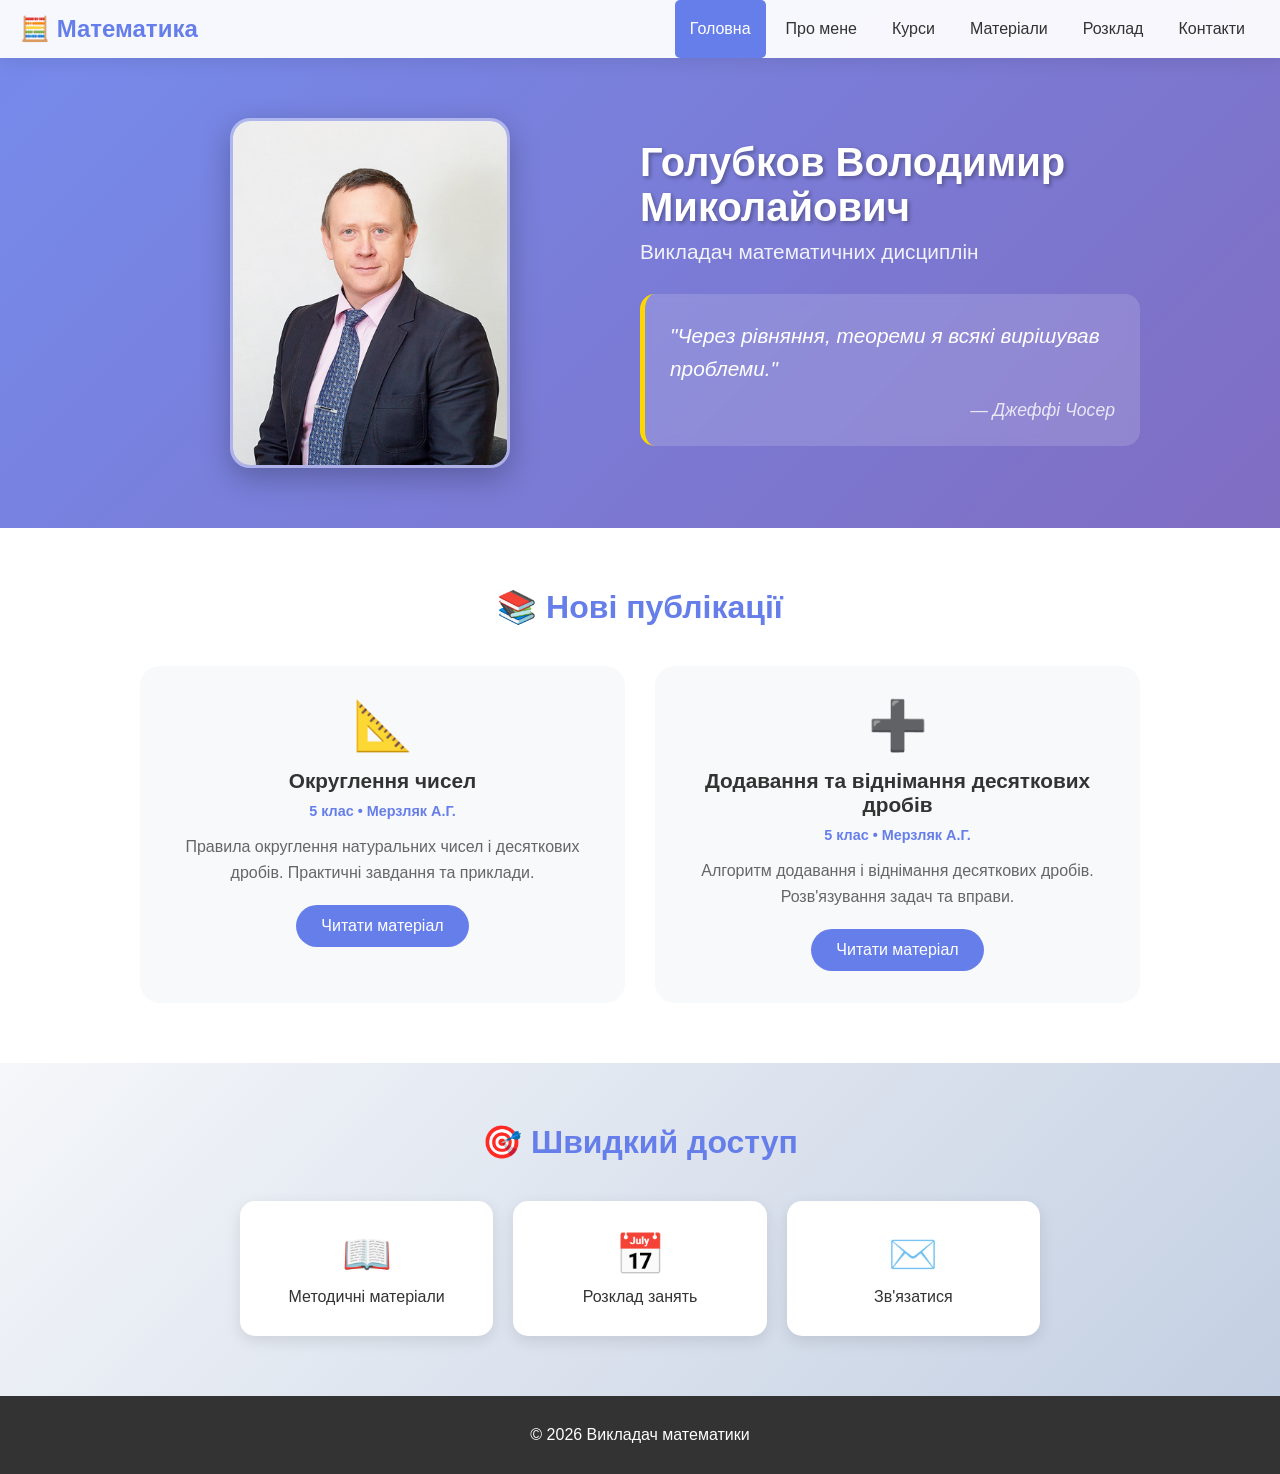
<file: index.html>
<!DOCTYPE html>
<html lang="uk">
<head>
    <meta charset="UTF-8">
    <meta name="viewport" content="width=device-width, initial-scale=1.0">
    <title>Сайт викладача математики</title>
    <link rel="stylesheet" href="css/style.css">
</head>
<body>
    <!-- ГОЛОВНЕ МЕНЮ -->
    <nav class="main-menu">
        <div class="logo">🧮 Математика</div>
        <ul class="menu-list">
            <li><a href="index.html" class="active">Головна</a></li>
            <li><a href="about.html">Про мене</a></li>
            <li><a href="courses.html">Курси</a></li>
            <li><a href="materials.html">Матеріали</a></li>
            <li><a href="schedule.html">Розклад</a></li>
            <li><a href="contacts.html">Контакти</a></li>
        </ul>
        <div class="menu-toggle" onclick="toggleMenu()">☰</div>
    </nav>

    <!-- ПРОФІЛЬ ВИКЛАДАЧА -->
    <section class="teacher-profile">
        <div class="profile-container">
            <div class="photo-placeholder">
                <img src="assets/images/IMG_9412.png" alt="Фото викладача">
            </div>
            <div class="teacher-info">
                <h1>Голубков Володимир Миколайович</h1>
                <p class="position">Викладач математичних дисциплін</p>
                <div class="quote">
                    <blockquote>
                        "Через рівняння, теореми я всякі вирішував проблеми."
                    </blockquote>
                    <cite>— Джеффі Чосер</cite>
                </div>
            </div>
        </div>
    </section>

    <!-- ПУБЛІКАЦІЇ -->
    <section class="publications">
        <h2>📚 Нові публікації</h2>
        <div class="pub-grid">
            <article class="pub-card">
                <div class="pub-icon">📐</div>
                <h3>Округлення чисел</h3>
                <p class="pub-meta">5 клас • Мерзляк А.Г.</p>
                <p class="pub-desc">Правила округлення натуральних чисел і десяткових дробів. Практичні завдання та приклади.</p>
                <a href="#" class="pub-btn">Читати матеріал</a>
            </article>

            <article class="pub-card">
                <div class="pub-icon">➕</div>
                <h3>Додавання та віднімання десяткових дробів</h3>
                <p class="pub-meta">5 клас • Мерзляк А.Г.</p>
                <p class="pub-desc">Алгоритм додавання і віднімання десяткових дробів. Розв'язування задач та вправи.</p>
                <a href="#" class="pub-btn">Читати матеріал</a>
            </article>
        </div>
    </section>

    <!-- ШВИДКІ ПОСИЛАННЯ -->
    <section class="quick-links">
        <h2>🎯 Швидкий доступ</h2>
        <div class="links-grid">
            <a href="materials.html" class="quick-card">
                <span class="quick-icon">📖</span>
                <span>Методичні матеріали</span>
            </a>
            <a href="schedule.html" class="quick-card">
                <span class="quick-icon">📅</span>
                <span>Розклад занять</span>
            </a>
            <a href="contacts.html" class="quick-card">
                <span class="quick-icon">✉️</span>
                <span>Зв'язатися</span>
            </a>
        </div>
    </section>

    <footer>
        <p>&copy; 2026 Викладач математики</p>
    </footer>

    <script>
        function toggleMenu() {
            document.querySelector('.menu-list').classList.toggle('active');
        }
    </script>
</body>
</html>
</file>
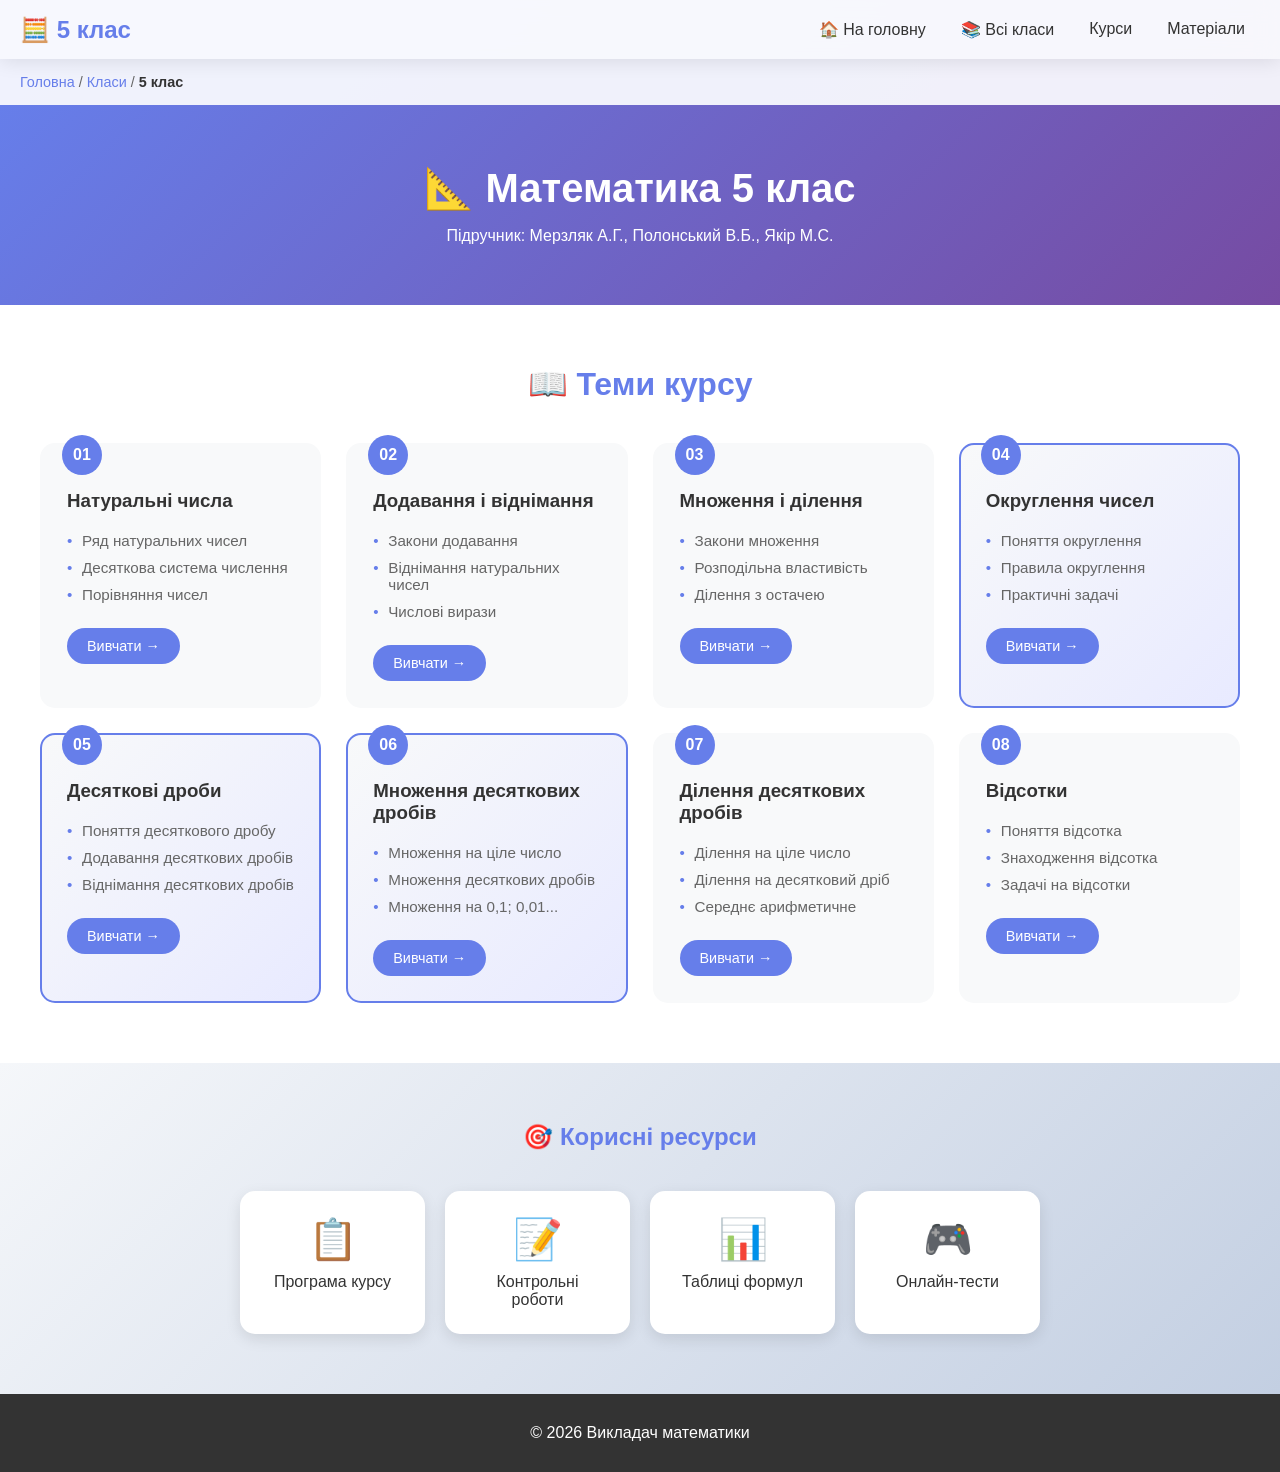
<file: classes/5-class/index.html>
<!DOCTYPE html>
<html lang="uk">
<head>
    <meta charset="UTF-8">
    <meta name="viewport" content="width=device-width, initial-scale=1.0">
    <title>5 клас | Математика</title>
    <link rel="stylesheet" href="../../css/style.css">
</head>
<body>
    <!-- Меню з поверненням назад -->
    <nav class="main-menu">
        <div class="logo">🧮 5 клас</div>
        <ul class="menu-list">
            <li><a href="../../index.html">🏠 На головну</a></li>
            <li><a href="../index.html">📚 Всі класи</a></li>
            <li><a href="../../courses.html">Курси</a></li>
            <li><a href="../../materials.html">Матеріали</a></li>
        </ul>
        <div class="menu-toggle" onclick="toggleMenu()">☰</div>
    </nav>

    <!-- Хлібні крихти -->
    <div class="breadcrumbs">
        <a href="../../index.html">Головна</a> / 
        <a href="../index.html">Класи</a> / 
        <span>5 клас</span>
    </div>

    <!-- Заголовок -->
    <section class="class-header grade-5-header">
        <h1>📐 Математика 5 клас</h1>
        <p>Підручник: Мерзляк А.Г., Полонський В.Б., Якір М.С.</p>
    </section>

    <!-- Теми курсу -->
    <section class="topics-section">
        <h2>📖 Теми курсу</h2>
        
        <div class="topics-grid">
            <!-- Тема 1 -->
            <article class="topic-card">
                <div class="topic-number">01</div>
                <h3>Натуральні числа</h3>
                <ul class="topic-list">
                    <li>Ряд натуральних чисел</li>
                    <li>Десяткова система числення</li>
                    <li>Порівняння чисел</li>
                </ul>
                <a href="#" class="topic-btn">Вивчати →</a>
            </article>

            <!-- Тема 2 -->
            <article class="topic-card">
                <div class="topic-number">02</div>
                <h3>Додавання і віднімання</h3>
                <ul class="topic-list">
                    <li>Закони додавання</li>
                    <li>Віднімання натуральних чисел</li>
                    <li>Числові вирази</li>
                </ul>
                <a href="#" class="topic-btn">Вивчати →</a>
            </article>

            <!-- Тема 3 -->
            <article class="topic-card">
                <div class="topic-number">03</div>
                <h3>Множення і ділення</h3>
                <ul class="topic-list">
                    <li>Закони множення</li>
                    <li>Розподільна властивість</li>
                    <li>Ділення з остачею</li>
                </ul>
                <a href="#" class="topic-btn">Вивчати →</a>
            </article>

            <!-- Тема 4 - АКТИВНА -->
            <article class="topic-card active-topic">
                <div class="topic-number">04</div>
                <h3>Округлення чисел</h3>
                <ul class="topic-list">
                    <li>Поняття округлення</li>
                    <li>Правила округлення</li>
                    <li>Практичні задачі</li>
                </ul>
                <a href="rounding.html" class="topic-btn">Вивчати →</a>
            </article>

            <!-- Тема 5 - АКТИВНА -->
            <article class="topic-card active-topic">
                <div class="topic-number">05</div>
                <h3>Десяткові дроби</h3>
                <ul class="topic-list">
                    <li>Поняття десяткового дробу</li>
                    <li>Додавання десяткових дробів</li>
                    <li>Віднімання десяткових дробів</li>
                </ul>
                <a href="decimals.html" class="topic-btn">Вивчати →</a>
            </article>

            <!-- Тема 6 -->
            <article class="topic-card active-topic">
                <div class="topic-number">06</div>
                <h3>Множення десяткових дробів</h3>
                <ul class="topic-list">
                    <li>Множення на ціле число</li>
                    <li>Множення десяткових дробів</li>
                    <li>Множення на 0,1; 0,01...</li>
                </ul>
                <a href="multiplication.html" class="topic-btn">Вивчати →</a>
            </article>

            <!-- Тема 7 -->
            <article class="topic-card">
                <div class="topic-number">07</div>
                <h3>Ділення десяткових дробів</h3>
                <ul class="topic-list">
                    <li>Ділення на ціле число</li>
                    <li>Ділення на десятковий дріб</li>
                    <li>Середнє арифметичне</li>
                </ul>
                <a href="#" class="topic-btn">Вивчати →</a>
            </article>

            <!-- Тема 8 -->
            <article class="topic-card">
                <div class="topic-number">08</div>
                <h3>Відсотки</h3>
                <ul class="topic-list">
                    <li>Поняття відсотка</li>
                    <li>Знаходження відсотка</li>
                    <li>Задачі на відсотки</li>
                </ul>
                <a href="#" class="topic-btn">Вивчати →</a>
            </article>
        </div>
    </section>

    <!-- Корисні ресурси -->
    <section class="resources-section">
        <h2>🎯 Корисні ресурси</h2>
        <div class="resources-grid">
            <a href="#" class="resource-card">
                <span class="res-icon">📋</span>
                <span>Програма курсу</span>
            </a>
            <a href="#" class="resource-card">
                <span class="res-icon">📝</span>
                <span>Контрольні роботи</span>
            </a>
            <a href="#" class="resource-card">
                <span class="res-icon">📊</span>
                <span>Таблиці формул</span>
            </a>
            <a href="#" class="resource-card">
                <span class="res-icon">🎮</span>
                <span>Онлайн-тести</span>
            </a>
        </div>
    </section>

    <footer>
        <p>&copy; 2026 Викладач математики</p>
    </footer>

    <script>
        function toggleMenu() {
            document.querySelector('.menu-list').classList.toggle('active');
        }
    </script>
</body>
</html>
</file>
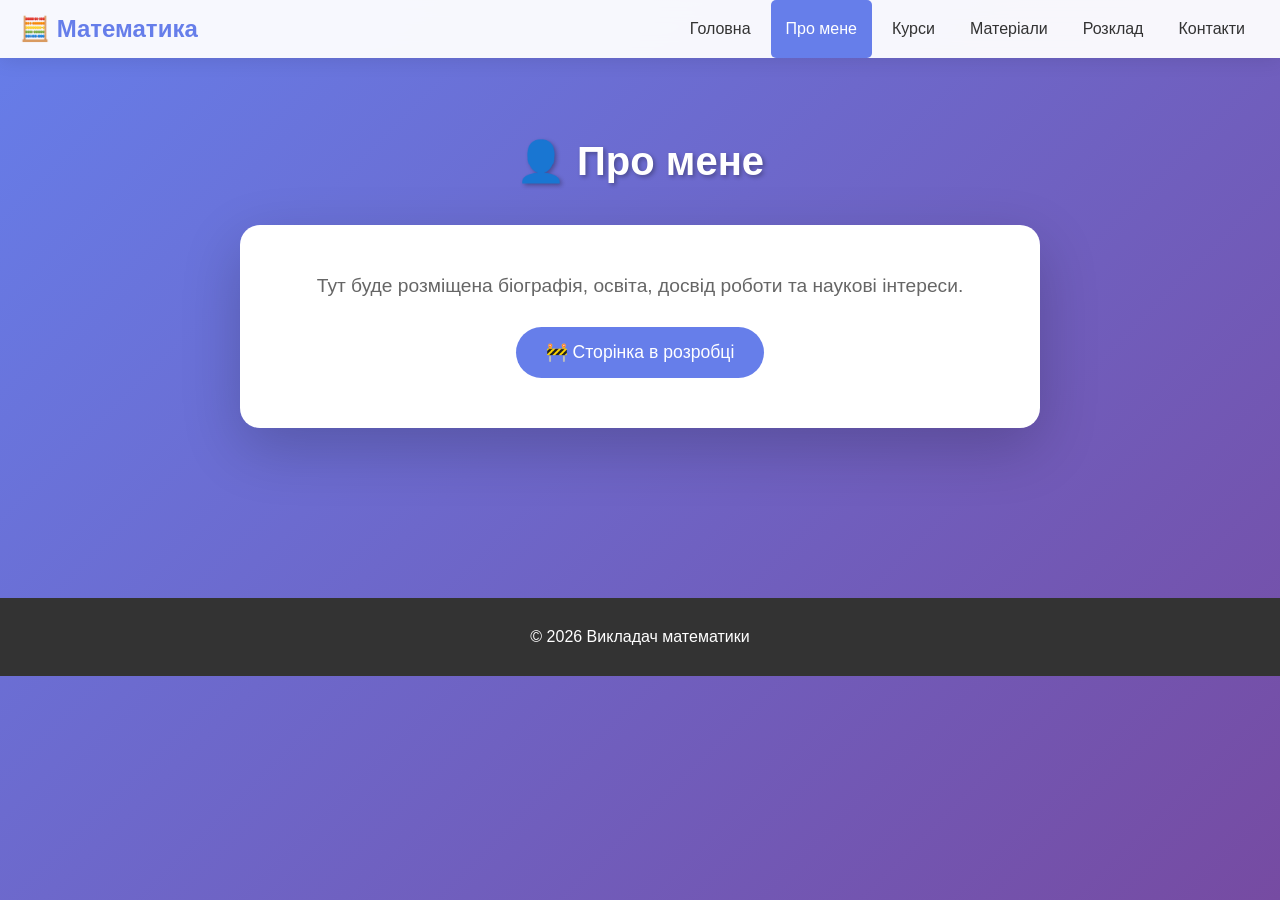
<file: about.html>
<!DOCTYPE html>
<html lang="uk">
<head>
    <meta charset="UTF-8">
    <meta name="viewport" content="width=device-width, initial-scale=1.0">
    <title>Про мене | Викладач математики</title>
    <link rel="stylesheet" href="css/style.css">
</head>
<body>
    <nav class="main-menu">
        <div class="logo">🧮 Математика</div>
        <ul class="menu-list">
            <li><a href="index.html">Головна</a></li>
            <li><a href="about.html" class="active">Про мене</a></li>
            <li><a href="courses.html">Курси</a></li>
            <li><a href="materials.html">Матеріали</a></li>
            <li><a href="schedule.html">Розклад</a></li>
            <li><a href="contacts.html">Контакти</a></li>
        </ul>
        <div class="menu-toggle" onclick="toggleMenu()">☰</div>
    </nav>

    <section class="page-content">
        <div class="container">
            <h1>👤 Про мене</h1>
            <div class="placeholder-content">
                <p>Тут буде розміщена біографія, освіта, досвід роботи та наукові інтереси.</p>
                <div class="coming-soon">🚧 Сторінка в розробці</div>
            </div>
        </div>
    </section>

    <footer>
        <p>&copy; 2026 Викладач математики</p>
    </footer>

    <script>
        function toggleMenu() {
            document.querySelector('.menu-list').classList.toggle('active');
        }
    </script>
</body>
</html>
</file>
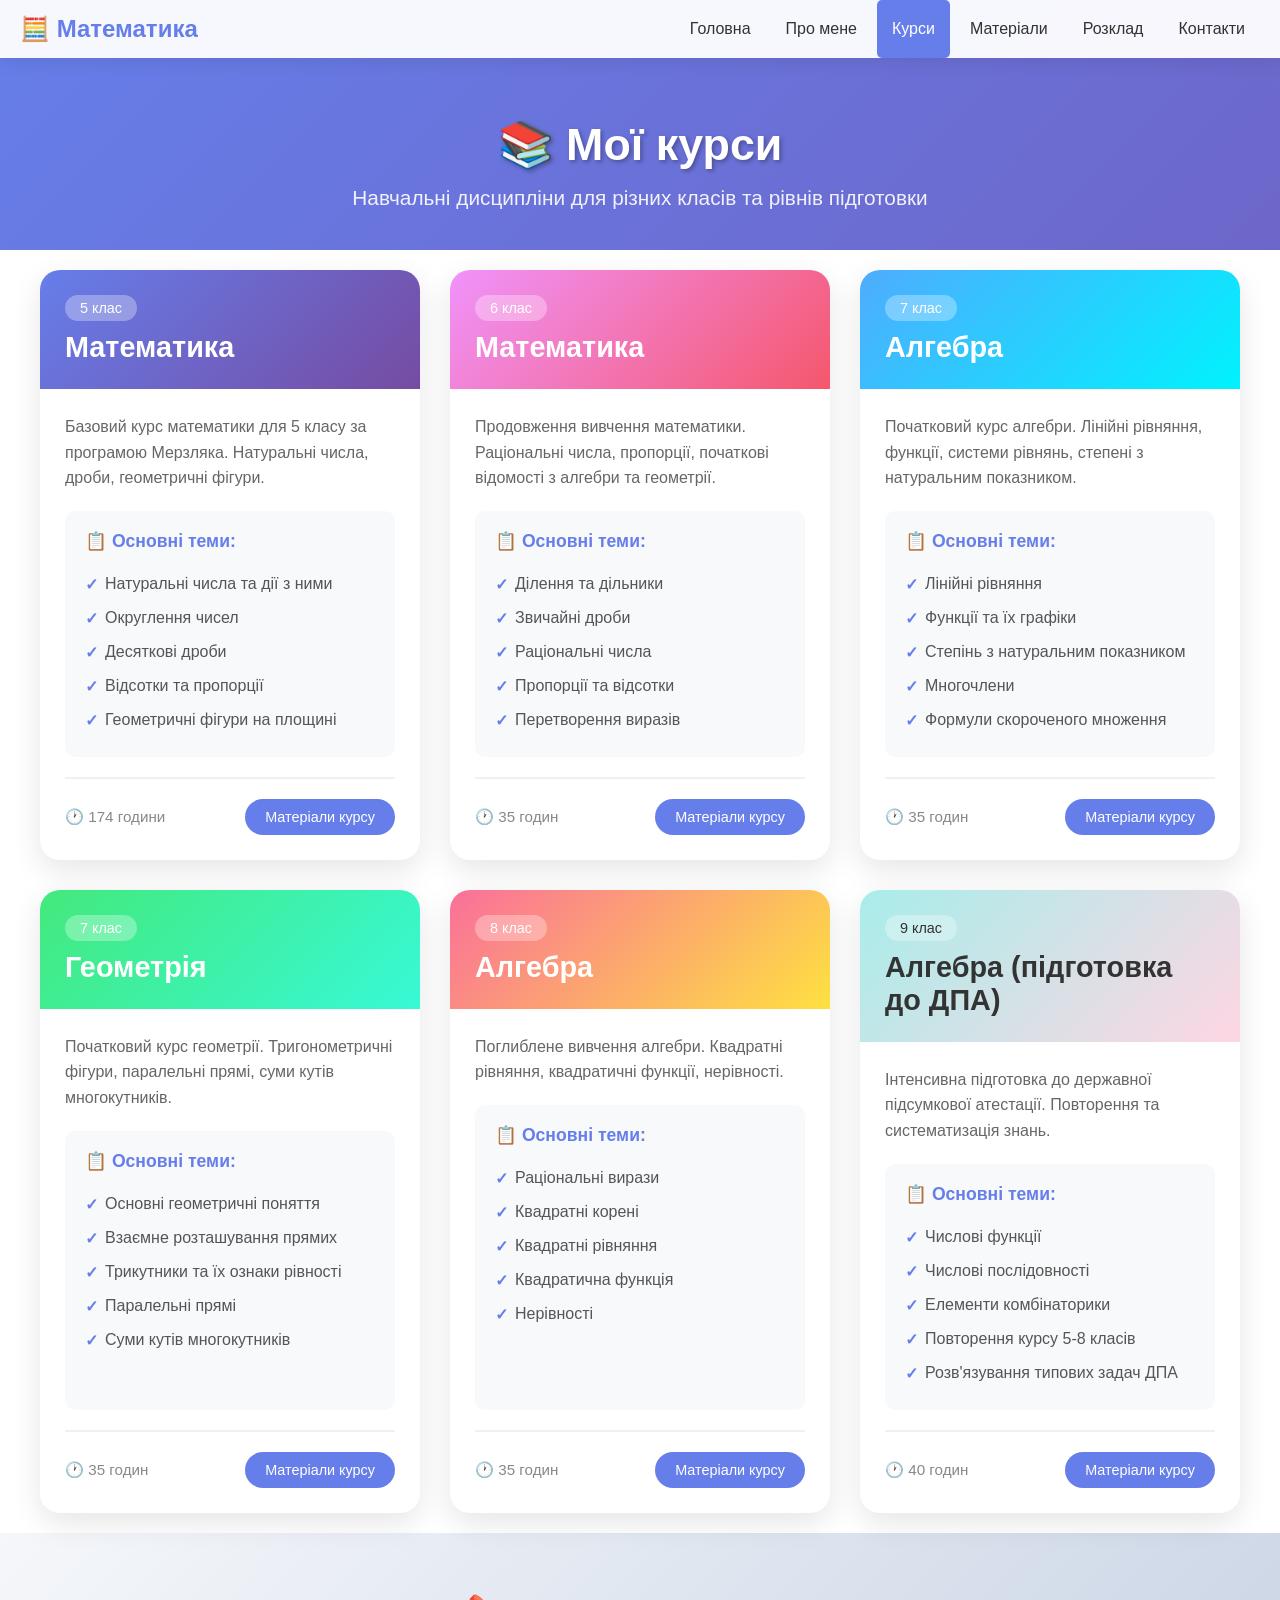
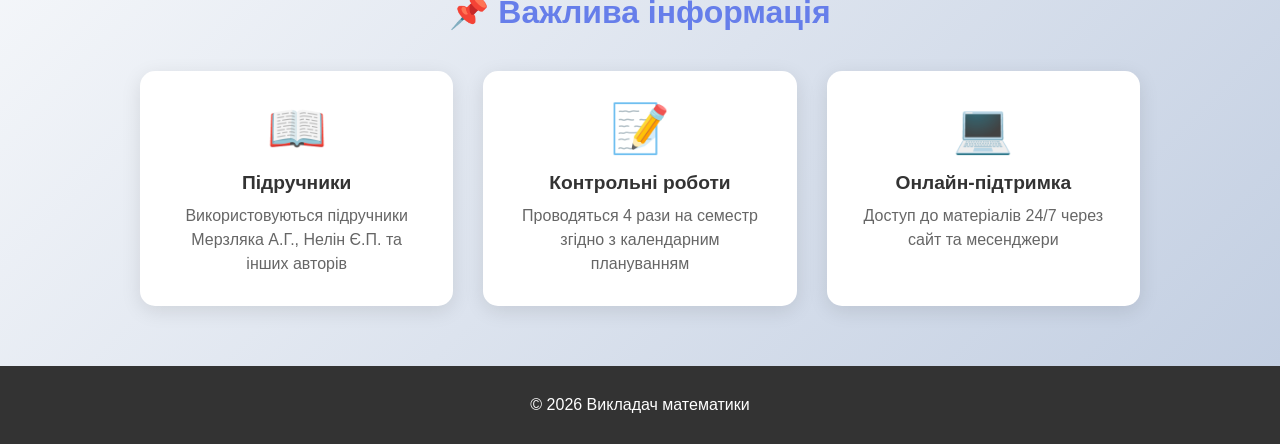
<file: courses.html>
<!DOCTYPE html>
<html lang="uk">
<head>
    <meta charset="UTF-8">
    <meta name="viewport" content="width=device-width, initial-scale=1.0">
    <title>Курси | Викладач математики</title>
    <link rel="stylesheet" href="css/style.css">
</head>
<body>
    <nav class="main-menu">
        <div class="logo">🧮 Математика</div>
        <ul class="menu-list">
            <li><a href="index.html">Головна</a></li>
            <li><a href="about.html">Про мене</a></li>
            <li><a href="courses.html" class="active">Курси</a></li>
            <li><a href="materials.html">Матеріали</a></li>
            <li><a href="schedule.html">Розклад</a></li>
            <li><a href="contacts.html">Контакти</a></li>
        </ul>
        <div class="menu-toggle" onclick="toggleMenu()">☰</div>
    </nav>

    <!-- ЗАГОЛОВОК СТОРІНКИ -->
    <section class="page-header">
        <h1>📚 Мої курси</h1>
        <p>Навчальні дисципліни для різних класів та рівнів підготовки</p>
    </section>

    <!-- СПИСОК КУРСІВ -->
    <section class="courses-section">
        <div class="courses-container">
            
            <!-- Курс 1 -->
            <article class="course-card">
                <div class="course-header grade-5">
                    <span class="course-grade">5 клас</span>
                    <h2>Математика</h2>
                </div>
                <div class="course-body">
                    <p class="course-desc">
                        Базовий курс математики для 5 класу за програмою Мерзляка. 
                        Натуральні числа, дроби, геометричні фігури.
                    </p>
                    <div class="course-topics">
                        <h4>📋 Основні теми:</h4>
                        <ul>
                            <li>Натуральні числа та дії з ними</li>
                            <li>Округлення чисел</li>
                            <li>Десяткові дроби</li>
                            <li>Відсотки та пропорції</li>
                            <li>Геометричні фігури на площині</li>
                        </ul>
                    </div>
                    <div class="course-footer">
                        <span class="course-duration">🕐 174 години</span>
                        <a href="classes/5-class/index.html" class="course-btn">Матеріали курсу</a>
                    </div>
                </div>
            </article>

            <!-- Курс 2 -->
            <article class="course-card">
                <div class="course-header grade-6">
                    <span class="course-grade">6 клас</span>
                    <h2>Математика</h2>
                </div>
                <div class="course-body">
                    <p class="course-desc">
                        Продовження вивчення математики. Раціональні числа, 
                        пропорції, початкові відомості з алгебри та геометрії.
                    </p>
                    <div class="course-topics">
                        <h4>📋 Основні теми:</h4>
                        <ul>
                            <li>Ділення та дільники</li>
                            <li>Звичайні дроби</li>
                            <li>Раціональні числа</li>
                            <li>Пропорції та відсотки</li>
                            <li>Перетворення виразів</li>
                        </ul>
                    </div>
                    <div class="course-footer">
                        <span class="course-duration">🕐 35 годин</span>
                        <a href="classes/5-class/index.html" class="course-btn">Матеріали курсу</a>
                    </div>
                </div>
            </article>

            <!-- Курс 3 -->
            <article class="course-card">
                <div class="course-header grade-7">
                    <span class="course-grade">7 клас</span>
                    <h2>Алгебра</h2>
                </div>
                <div class="course-body">
                    <p class="course-desc">
                        Початковий курс алгебри. Лінійні рівняння, функції, 
                        системи рівнянь, степені з натуральним показником.
                    </p>
                    <div class="course-topics">
                        <h4>📋 Основні теми:</h4>
                        <ul>
                            <li>Лінійні рівняння</li>
                            <li>Функції та їх графіки</li>
                            <li>Степінь з натуральним показником</li>
                            <li>Многочлени</li>
                            <li>Формули скороченого множення</li>
                        </ul>
                    </div>
                    <div class="course-footer">
                        <span class="course-duration">🕐 35 годин</span>
                        <a href="materials.html" class="course-btn">Матеріали курсу</a>
                    </div>
                </div>
            </article>

            <!-- Курс 4 -->
            <article class="course-card">
                <div class="course-header grade-7-geo">
                    <span class="course-grade">7 клас</span>
                    <h2>Геометрія</h2>
                </div>
                <div class="course-body">
                    <p class="course-desc">
                        Початковий курс геометрії. Тригонометричні фігури, 
                        паралельні прямі, суми кутів многокутників.
                    </p>
                    <div class="course-topics">
                        <h4>📋 Основні теми:</h4>
                        <ul>
                            <li>Основні геометричні поняття</li>
                            <li>Взаємне розташування прямих</li>
                            <li>Трикутники та їх ознаки рівності</li>
                            <li>Паралельні прямі</li>
                            <li>Суми кутів многокутників</li>
                        </ul>
                    </div>
                    <div class="course-footer">
                        <span class="course-duration">🕐 35 годин</span>
                        <a href="materials.html" class="course-btn">Матеріали курсу</a>
                    </div>
                </div>
            </article>

            <!-- Курс 5 -->
            <article class="course-card">
                <div class="course-header grade-8">
                    <span class="course-grade">8 клас</span>
                    <h2>Алгебра</h2>
                </div>
                <div class="course-body">
                    <p class="course-desc">
                        Поглиблене вивчення алгебри. Квадратні рівняння, 
                        квадратичні функції, нерівності.
                    </p>
                    <div class="course-topics">
                        <h4>📋 Основні теми:</h4>
                        <ul>
                            <li>Раціональні вирази</li>
                            <li>Квадратні корені</li>
                            <li>Квадратні рівняння</li>
                            <li>Квадратична функція</li>
                            <li>Нерівності</li>
                        </ul>
                    </div>
                    <div class="course-footer">
                        <span class="course-duration">🕐 35 годин</span>
                        <a href="materials.html" class="course-btn">Матеріали курсу</a>
                    </div>
                </div>
            </article>

            <!-- Курс 6 -->
            <article class="course-card">
                <div class="course-header grade-9">
                    <span class="course-grade">9 клас</span>
                    <h2>Алгебра (підготовка до ДПА)</h2>
                </div>
                <div class="course-body">
                    <p class="course-desc">
                        Інтенсивна підготовка до державної підсумкової атестації. 
                        Повторення та систематизація знань.
                    </p>
                    <div class="course-topics">
                        <h4>📋 Основні теми:</h4>
                        <ul>
                            <li>Числові функції</li>
                            <li>Числові послідовності</li>
                            <li>Елементи комбінаторики</li>
                            <li>Повторення курсу 5-8 класів</li>
                            <li>Розв'язування типових задач ДПА</li>
                        </ul>
                    </div>
                    <div class="course-footer">
                        <span class="course-duration">🕐 40 годин</span>
                        <a href="materials.html" class="course-btn">Матеріали курсу</a>
                    </div>
                </div>
            </article>

        </div>
    </section>

    <!-- ДОДАТКОВА ІНФОРМАЦІЯ -->
    <section class="courses-info">
        <div class="info-container">
            <h3>📌 Важлива інформація</h3>
            <div class="info-grid">
                <div class="info-item">
                    <span class="info-icon">📖</span>
                    <h4>Підручники</h4>
                    <p>Використовуються підручники Мерзляка А.Г., Нелін Є.П. та інших авторів</p>
                </div>
                <div class="info-item">
                    <span class="info-icon">📝</span>
                    <h4>Контрольні роботи</h4>
                    <p>Проводяться 4 рази на семестр згідно з календарним плануванням</p>
                </div>
                <div class="info-item">
                    <span class="info-icon">💻</span>
                    <h4>Онлайн-підтримка</h4>
                    <p>Доступ до матеріалів 24/7 через сайт та месенджери</p>
                </div>
            </div>
        </div>
    </section>

    <footer>
        <p>&copy; 2026 Викладач математики</p>
    </footer>

    <script>
        function toggleMenu() {
            document.querySelector('.menu-list').classList.toggle('active');
        }
    </script>
</body>
</html>
</file>
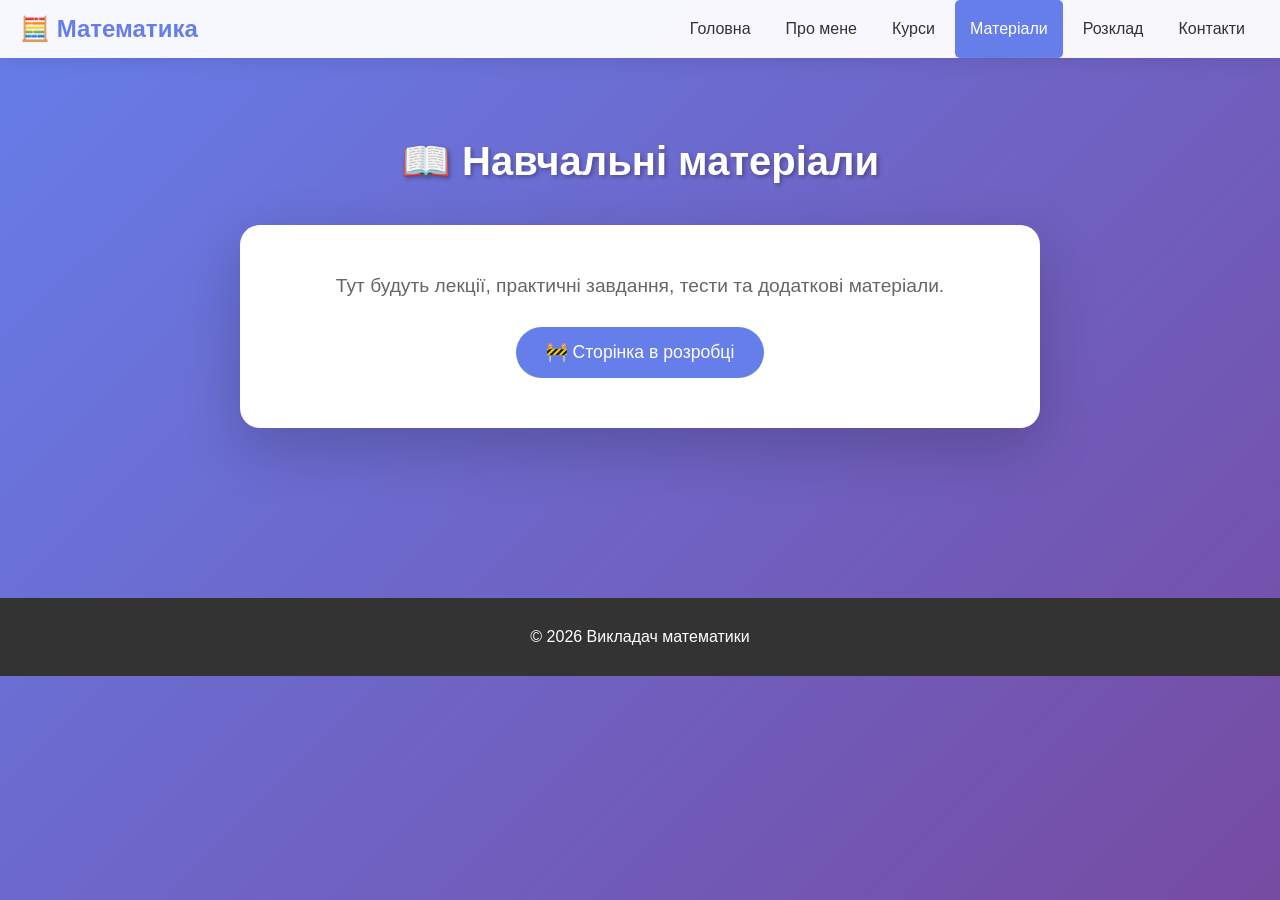
<file: materials.html>
<!DOCTYPE html>
<html lang="uk">
<head>
    <meta charset="UTF-8">
    <meta name="viewport" content="width=device-width, initial-scale=1.0">
    <title>Матеріали | Викладач математики</title>
    <link rel="stylesheet" href="css/style.css">
</head>
<body>
    <nav class="main-menu">
        <div class="logo">🧮 Математика</div>
        <ul class="menu-list">
            <li><a href="index.html">Головна</a></li>
            <li><a href="about.html">Про мене</a></li>
            <li><a href="courses.html">Курси</a></li>
            <li><a href="materials.html" class="active">Матеріали</a></li>
            <li><a href="schedule.html">Розклад</a></li>
            <li><a href="contacts.html">Контакти</a></li>
        </ul>
        <div class="menu-toggle" onclick="toggleMenu()">☰</div>
    </nav>

    <section class="page-content">
        <div class="container">
            <h1>📖 Навчальні матеріали</h1>
            <div class="placeholder-content">
                <p>Тут будуть лекції, практичні завдання, тести та додаткові матеріали.</p>
                <div class="coming-soon">🚧 Сторінка в розробці</div>
            </div>
        </div>
    </section>

    <footer>
        <p>&copy; 2026 Викладач математики</p>
    </footer>

    <script>
        function toggleMenu() {
            document.querySelector('.menu-list').classList.toggle('active');
        }
    </script>
</body>
</html>
</file>
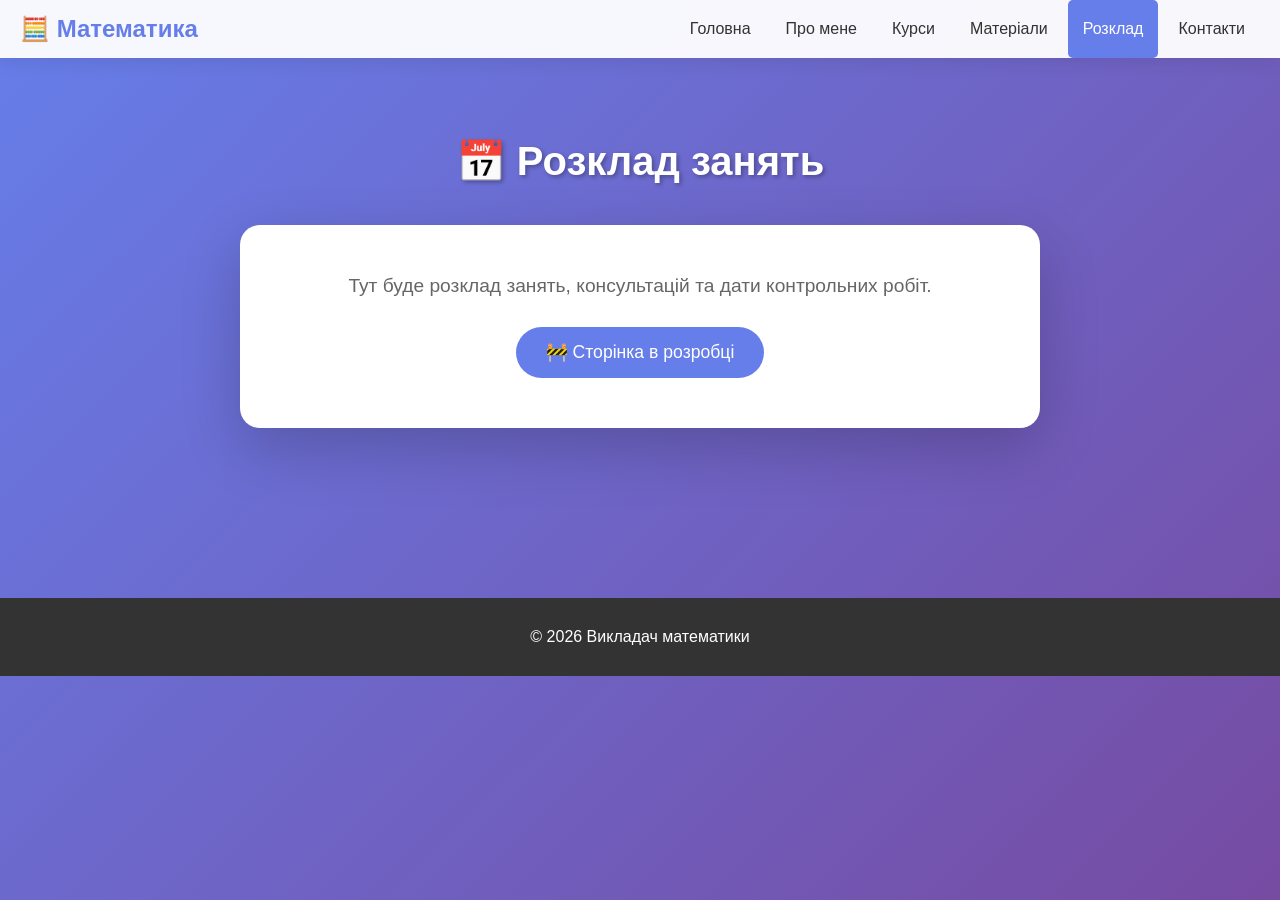
<file: schedule.html>
<!DOCTYPE html>
<html lang="uk">
<head>
    <meta charset="UTF-8">
    <meta name="viewport" content="width=device-width, initial-scale=1.0">
    <title>Розклад | Викладач математики</title>
    <link rel="stylesheet" href="css/style.css">
</head>
<body>
    <nav class="main-menu">
        <div class="logo">🧮 Математика</div>
        <ul class="menu-list">
            <li><a href="index.html">Головна</a></li>
            <li><a href="about.html">Про мене</a></li>
            <li><a href="courses.html">Курси</a></li>
            <li><a href="materials.html">Матеріали</a></li>
            <li><a href="schedule.html" class="active">Розклад</a></li>
            <li><a href="contacts.html">Контакти</a></li>
        </ul>
        <div class="menu-toggle" onclick="toggleMenu()">☰</div>
    </nav>

    <section class="page-content">
        <div class="container">
            <h1>📅 Розклад занять</h1>
            <div class="placeholder-content">
                <p>Тут буде розклад занять, консультацій та дати контрольних робіт.</p>
                <div class="coming-soon">🚧 Сторінка в розробці</div>
            </div>
        </div>
    </section>

    <footer>
        <p>&copy; 2026 Викладач математики</p>
    </footer>

    <script>
        function toggleMenu() {
            document.querySelector('.menu-list').classList.toggle('active');
        }
    </script>
</body>
</html>
</file>
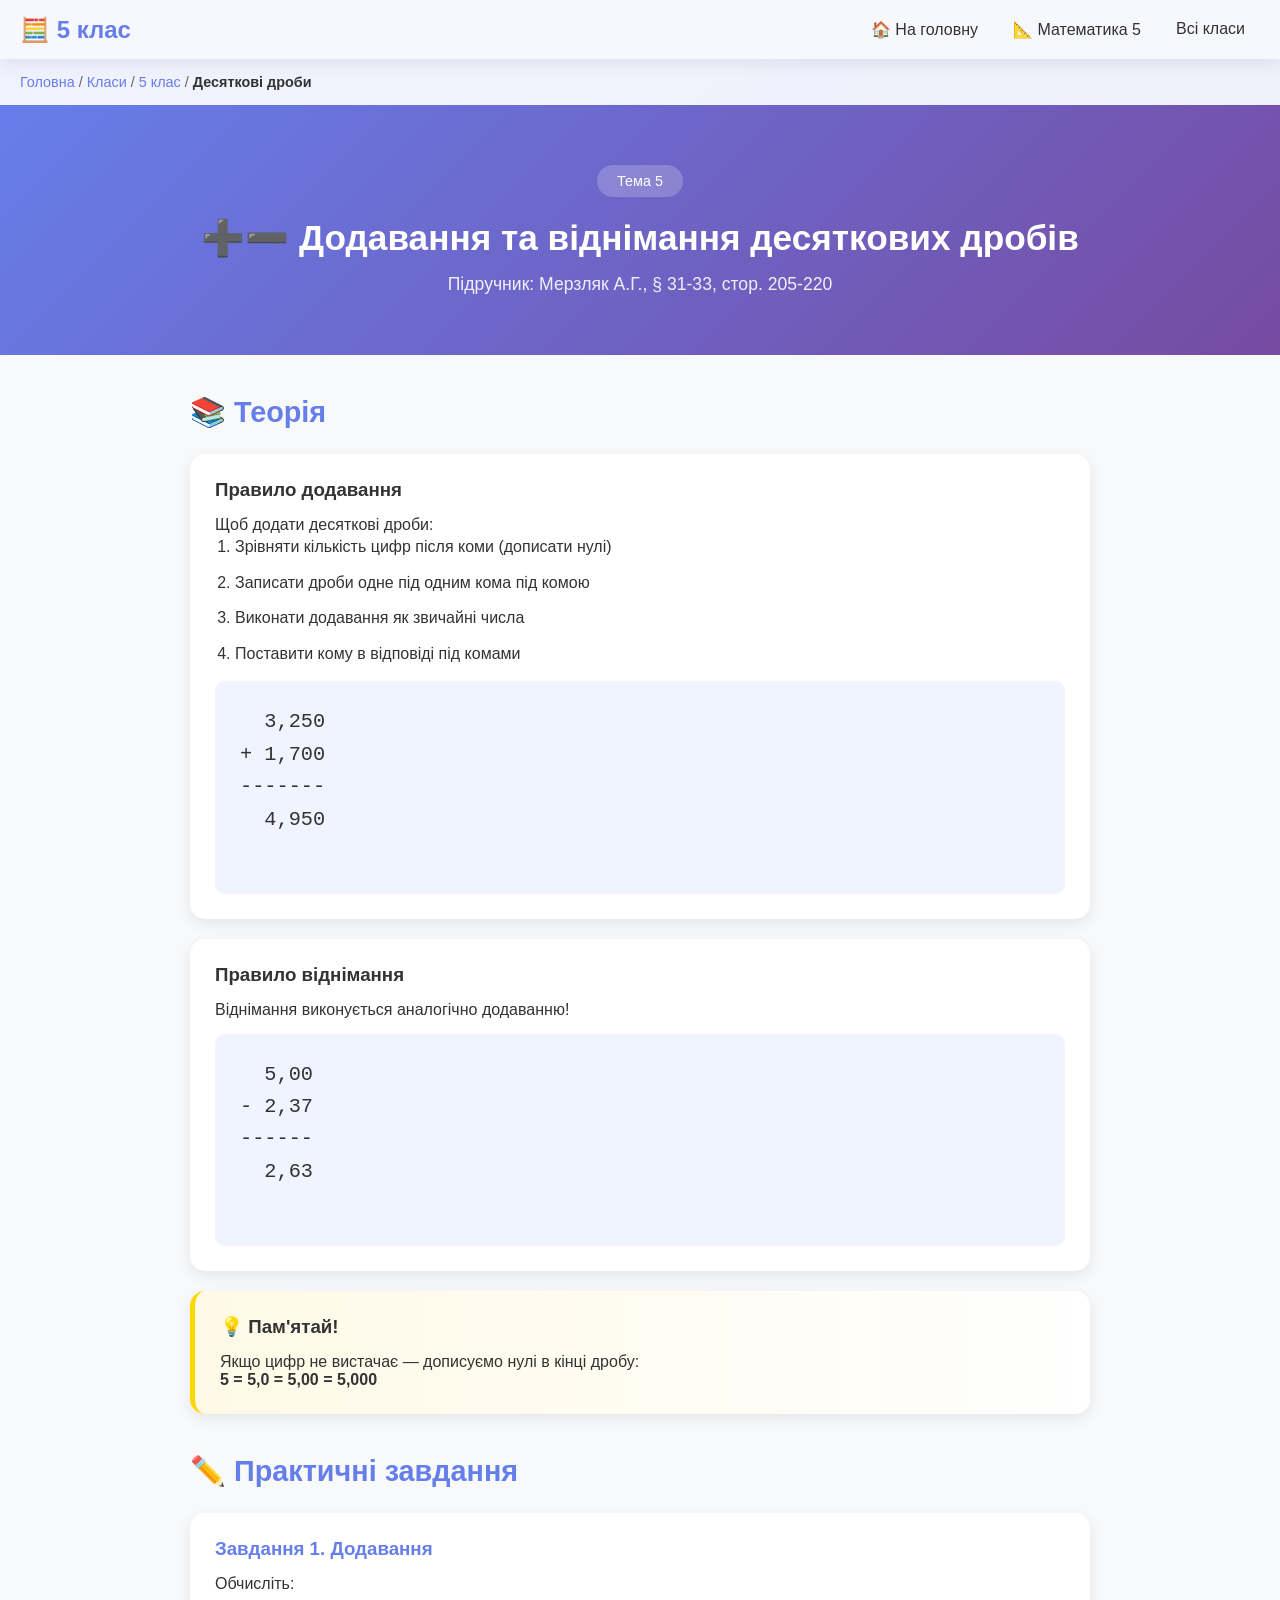
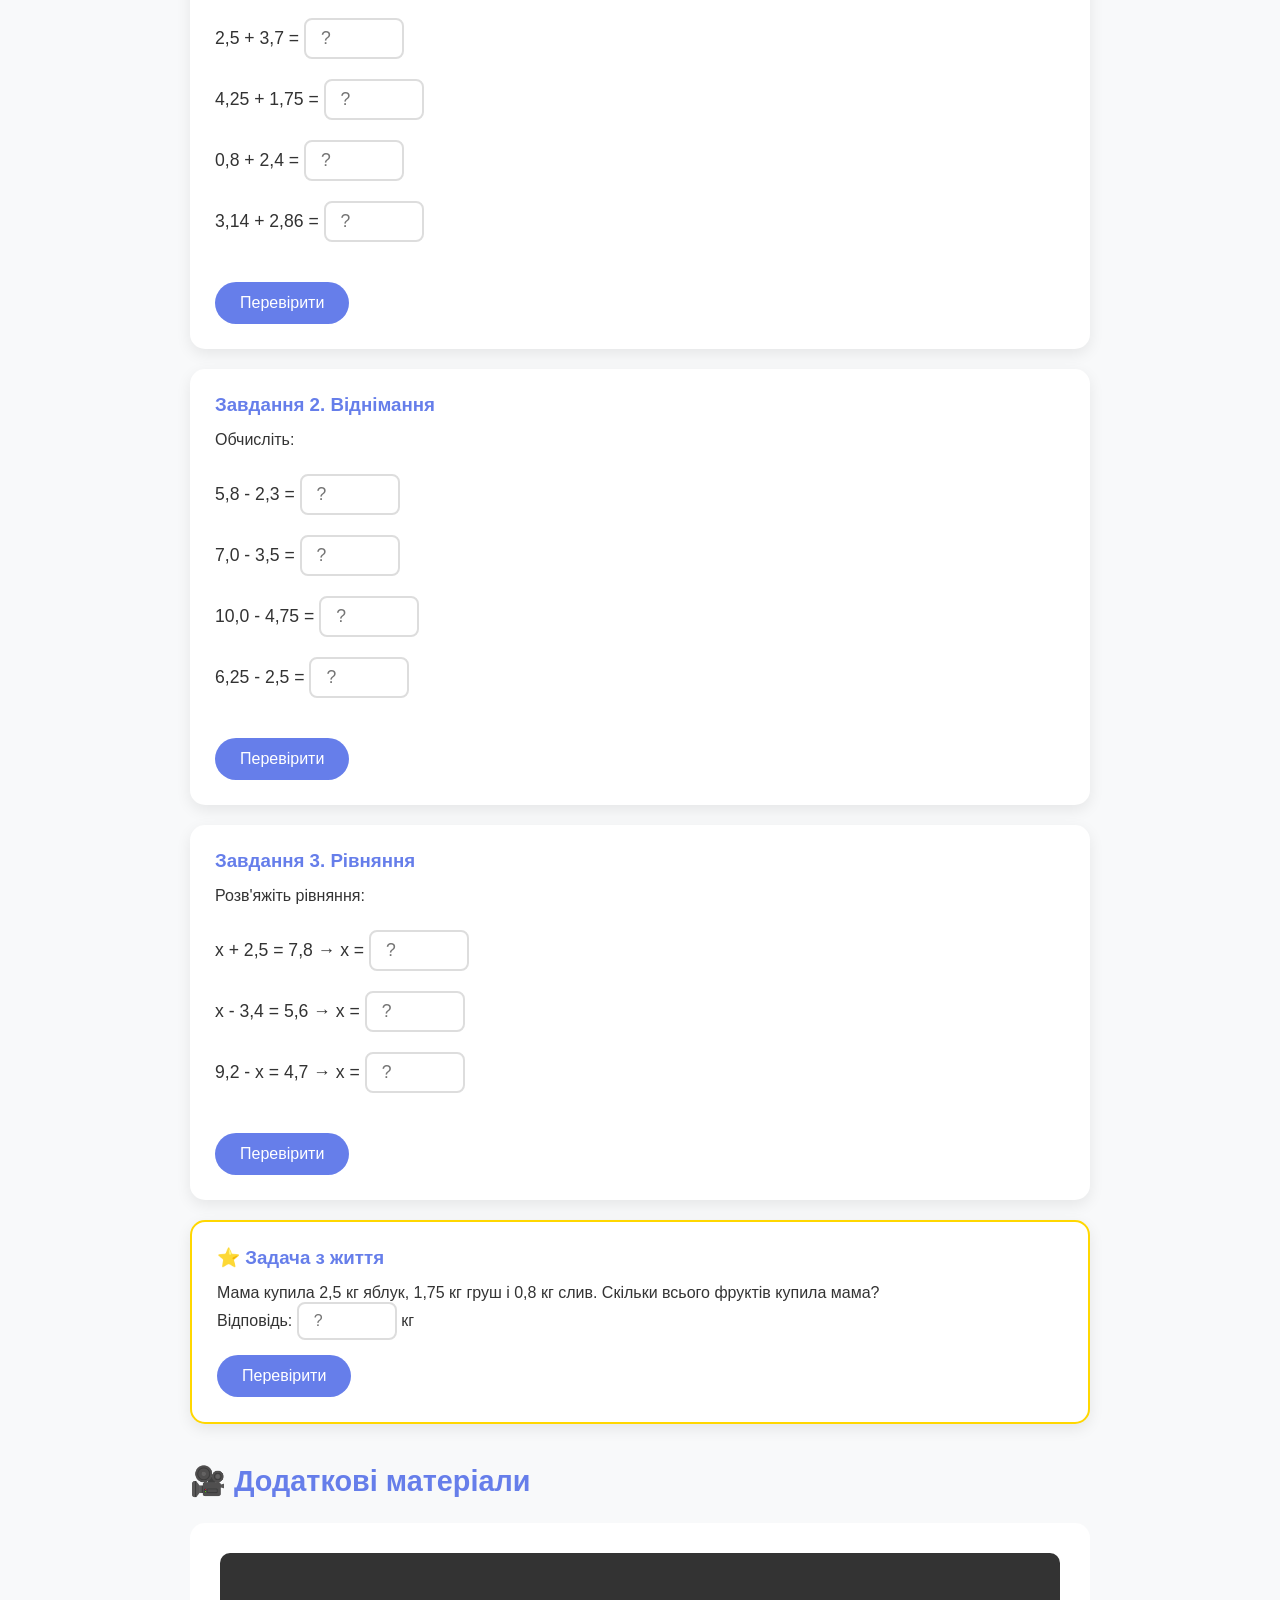
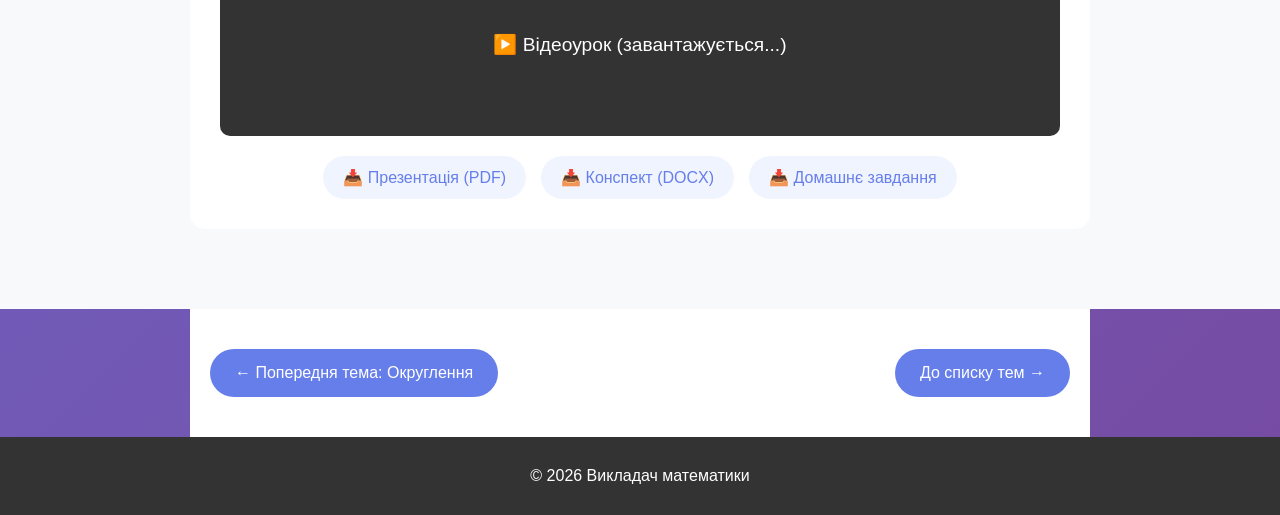
<file: classes/5-class/decimals.html>
<!DOCTYPE html>
<html lang="uk">
<head>
    <meta charset="UTF-8">
    <meta name="viewport" content="width=device-width, initial-scale=1.0">
    <title>Десяткові дроби | 5 клас</title>
    <link rel="stylesheet" href="../../css/style.css">
</head>
<body>
    <nav class="main-menu">
        <div class="logo">🧮 5 клас</div>
        <ul class="menu-list">
            <li><a href="../../index.html">🏠 На головну</a></li>
            <li><a href="index.html">📐 Математика 5</a></li>
            <li><a href="../index.html">Всі класи</a></li>
        </ul>
        <div class="menu-toggle" onclick="toggleMenu()">☰</div>
    </nav>

    <div class="breadcrumbs">
        <a href="../../index.html">Головна</a> / 
        <a href="../index.html">Класи</a> / 
        <a href="index.html">5 клас</a> / 
        <span>Десяткові дроби</span>
    </div>

    <section class="lesson-header">
        <div class="lesson-badge">Тема 5</div>
        <h1>➕➖ Додавання та віднімання десяткових дробів</h1>
        <p class="lesson-subtitle">Підручник: Мерзляк А.Г., § 31-33, стор. 205-220</p>
    </section>

    <section class="lesson-content">
        <div class="content-wrapper">
            
            <article class="theory-block">
                <h2>📚 Теорія</h2>
                
                <div class="theory-card">
                    <h3>Правило додавання</h3>
                    <p>Щоб додати десяткові дроби:</p>
                    <ol class="rules-list">
                        <li>Зрівняти кількість цифр після коми (дописати нулі)</li>
                        <li>Записати дроби одне під одним кома під комою</li>
                        <li>Виконати додавання як звичайні числа</li>
                        <li>Поставити кому в відповіді під комами</li>
                    </ol>
                    
                    <div class="example-box math">
                        <pre>
  3,250
+ 1,700
-------
  4,950
                        </pre>
                    </div>
                </div>

                <div class="theory-card">
                    <h3>Правило віднімання</h3>
                    <p>Віднімання виконується аналогічно додаванню!</p>
                    
                    <div class="example-box math">
                        <pre>
  5,00
- 2,37
------
  2,63
                        </pre>
                    </div>
                </div>

                <div class="theory-card important">
                    <h3>💡 Пам'ятай!</h3>
                    <p>Якщо цифр не вистачає — дописуємо нулі в кінці дробу:</p>
                    <p><strong>5 = 5,0 = 5,00 = 5,000</strong></p>
                </div>
            </article>

            <article class="practice-block">
                <h2>✏️ Практичні завдання</h2>

                <div class="task-card">
                    <h3>Завдання 1. Додавання</h3>
                    <div class="task-content">
                        <p>Обчисліть:</p>
                        <ul class="task-list">
                            <li>2,5 + 3,7 = <input type="text" class="answer-input" placeholder="?"></li>
                            <li>4,25 + 1,75 = <input type="text" class="answer-input" placeholder="?"></li>
                            <li>0,8 + 2,4 = <input type="text" class="answer-input" placeholder="?"></li>
                            <li>3,14 + 2,86 = <input type="text" class="answer-input" placeholder="?"></li>
                        </ul>
                        <button class="check-btn" onclick="alert('Відповіді: 6,2; 6,0; 3,2; 6,0')">Перевірити</button>
                    </div>
                </div>

                <div class="task-card">
                    <h3>Завдання 2. Віднімання</h3>
                    <div class="task-content">
                        <p>Обчисліть:</p>
                        <ul class="task-list">
                            <li>5,8 - 2,3 = <input type="text" class="answer-input" placeholder="?"></li>
                            <li>7,0 - 3,5 = <input type="text" class="answer-input" placeholder="?"></li>
                            <li>10,0 - 4,75 = <input type="text" class="answer-input" placeholder="?"></li>
                            <li>6,25 - 2,5 = <input type="text" class="answer-input" placeholder="?"></li>
                        </ul>
                        <button class="check-btn" onclick="alert('Відповіді: 3,5; 3,5; 5,25; 3,75')">Перевірити</button>
                    </div>
                </div>

                <div class="task-card">
                    <h3>Завдання 3. Рівняння</h3>
                    <div class="task-content">
                        <p>Розв'яжіть рівняння:</p>
                        <ul class="task-list">
                            <li>x + 2,5 = 7,8 → x = <input type="text" class="answer-input" placeholder="?"></li>
                            <li>x - 3,4 = 5,6 → x = <input type="text" class="answer-input" placeholder="?"></li>
                            <li>9,2 - x = 4,7 → x = <input type="text" class="answer-input" placeholder="?"></li>
                        </ul>
                        <button class="check-btn" onclick="alert('Відповіді: 5,3; 9,0; 4,5')">Перевірити</button>
                    </div>
                </div>

                <div class="task-card hard">
                    <h3>⭐ Задача з життя</h3>
                    <div class="task-content">
                        <p>Мама купила 2,5 кг яблук, 1,75 кг груш і 0,8 кг слив. Скільки всього фруктів купила мама?</p>
                        <p>Відповідь: <input type="text" class="answer-input" placeholder="?"> кг</p>
                        <button class="check-btn" onclick="alert('Відповідь: 5,05 кг')">Перевірити</button>
                    </div>
                </div>
            </article>

            <article class="media-block">
                <h2>🎥 Додаткові матеріали</h2>
                <div class="media-placeholder">
                    <div class="video-placeholder">
                        <span>▶️ Відеоурок (завантажується...)</span>
                    </div>
                    <div class="download-links">
                        <a href="#" class="download-btn">📥 Презентація (PDF)</a>
                        <a href="#" class="download-btn">📥 Конспект (DOCX)</a>
                        <a href="#" class="download-btn">📥 Домашнє завдання</a>
                    </div>
                </div>
            </article>

        </div>
    </section>

    <section class="lesson-navigation">
        <a href="rounding.html" class="nav-btn prev">← Попередня тема: Округлення</a>
        <a href="index.html" class="nav-btn next">До списку тем →</a>
    </section>

    <footer>
        <p>&copy; 2026 Викладач математики</p>
    </footer>

    <script>
        function toggleMenu() {
            document.querySelector('.menu-list').classList.toggle('active');
        }
    </script>
</body>
</html>
</file>
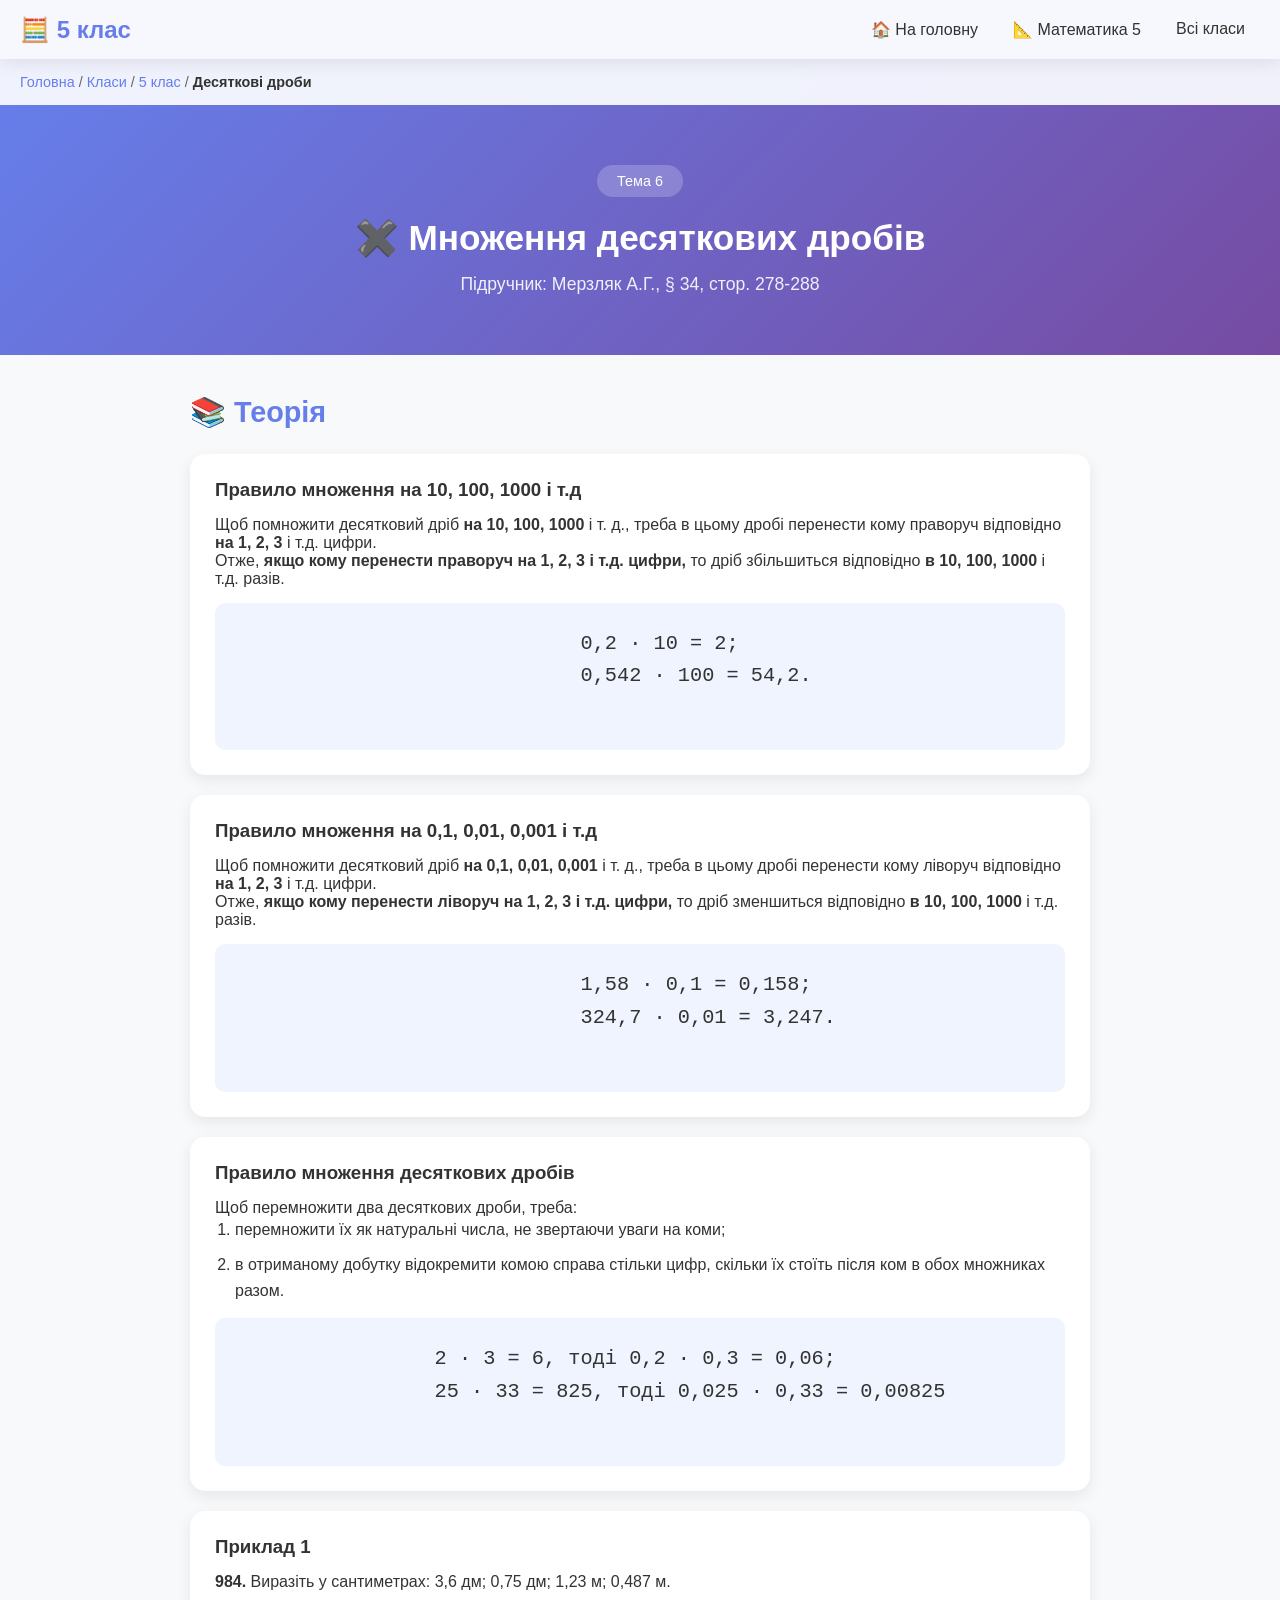
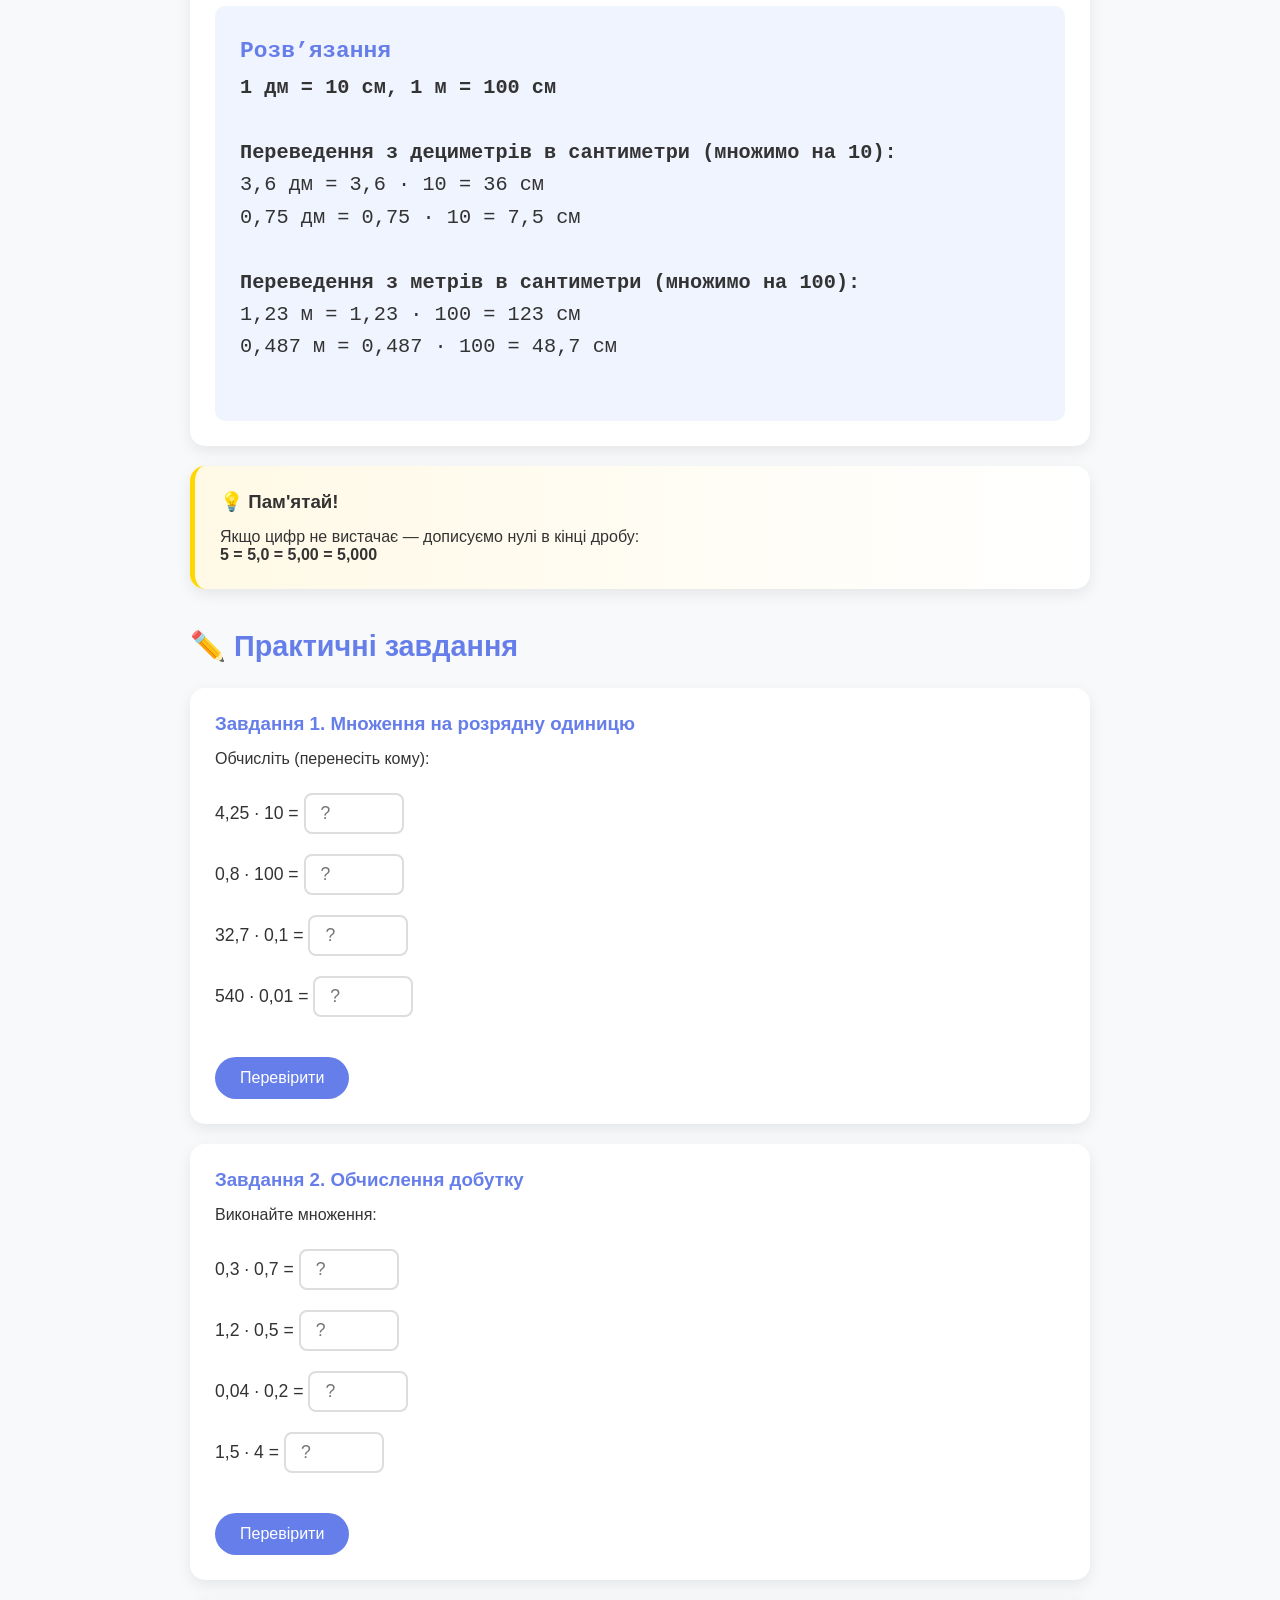
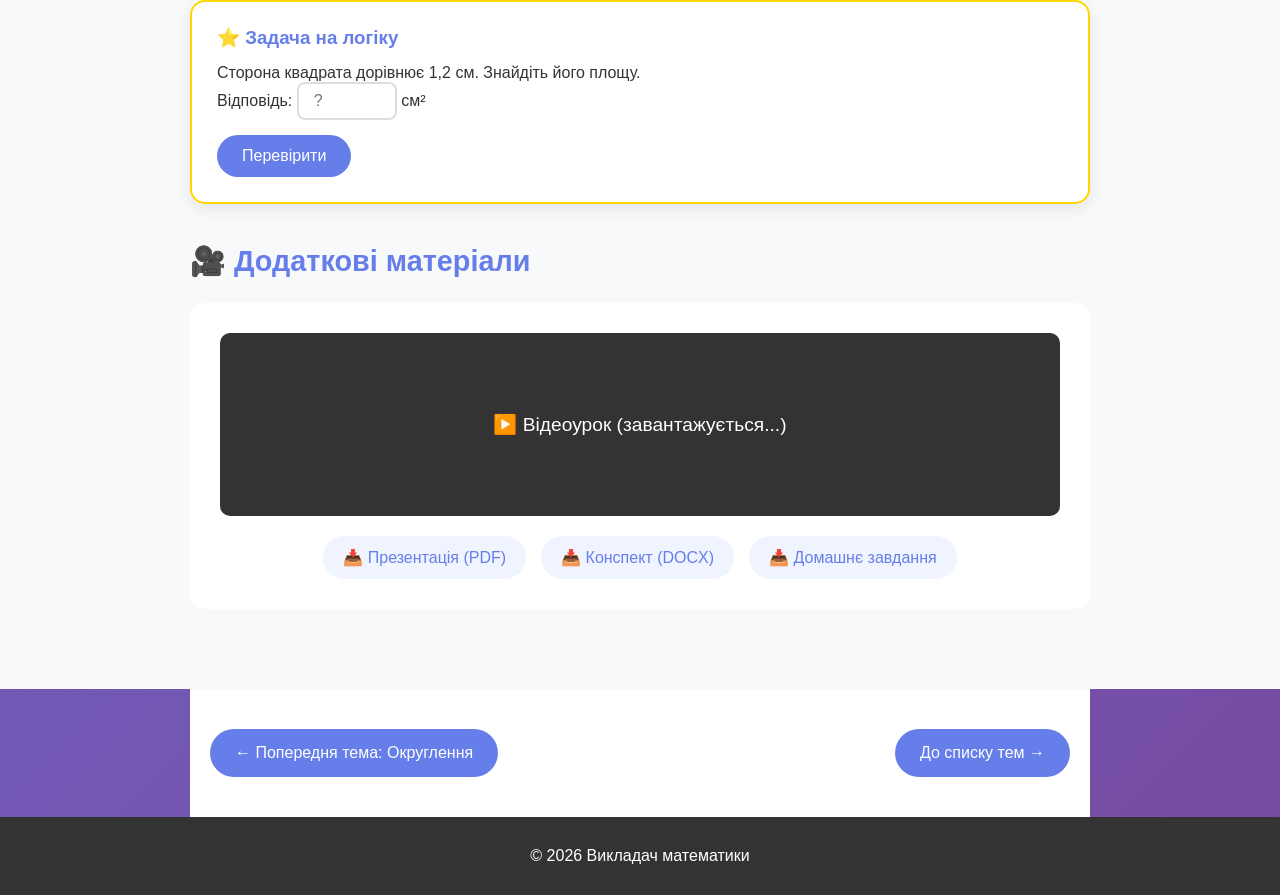
<file: classes/5-class/multiplication.html>
<!DOCTYPE html>
<html lang="uk">

<head>
    <meta charset="UTF-8">
    <meta name="viewport" content="width=device-width, initial-scale=1.0">
    <title>Множення десяткових дробів | 5 клас</title>
    <link rel="stylesheet" href="../../css/style.css">
</head>

<body>
    <nav class="main-menu">
        <div class="logo">🧮 5 клас</div>
        <ul class="menu-list">
            <li><a href="../../index.html">🏠 На головну</a></li>
            <li><a href="index.html">📐 Математика 5</a></li>
            <li><a href="../index.html">Всі класи</a></li>
        </ul>
        <div class="menu-toggle" onclick="toggleMenu()">☰</div>
    </nav>

    <div class="breadcrumbs">
        <a href="../../index.html">Головна</a> /
        <a href="../index.html">Класи</a> /
        <a href="index.html">5 клас</a> /
        <span>Десяткові дроби</span>
    </div>

    <section class="lesson-header">
        <div class="lesson-badge">Тема 6</div>
        <h1>✖️ Множення десяткових дробів</h1>
        <p class="lesson-subtitle">Підручник: Мерзляк А.Г., § 34, стор. 278-288</p>
    </section>

    <section class="lesson-content">
        <div class="content-wrapper">

            <article class="theory-block">
                <h2>📚 Теорія</h2>

                <div class="theory-card">
                    <h3>Правило множення на 10, 100, 1000 і т.д</h3>
                    <p>Щоб помножити десятковий дріб <strong>на 10, 100, 1000</strong> і т. д., треба в цьому дробі
                        перенести кому
                        праворуч відповідно <strong>на 1, 2, 3</strong> і т.д. цифри.</p>
                    <p>Отже,
                        <strong>
                            якщо кому перенести праворуч <strong>на 1, 2, 3</strong> і т.д. цифри,
                        </strong>
                        то дріб збільшиться відповідно <strong>в 10, 100, 1000</strong> і т.д. разів.
                    </p>

                    <div class="example-box math">
                        <pre>
                            0,2 · 10 = 2; 
                            0,542 · 100 = 54,2. 
                        </pre>

                    </div>
                </div>

                <div class="theory-card">
                    <h3>Правило множення на 0,1, 0,01, 0,001 і т.д</h3>
                    <p>Щоб помножити десятковий дріб <strong>на 0,1, 0,01, 0,001</strong> і т. д., треба в цьому дробі
                        перенести кому
                        ліворуч відповідно <strong>на 1, 2, 3</strong> і т.д. цифри.</p>
                    <p>Отже,
                        <strong>
                            якщо кому перенести ліворуч <strong>на 1, 2, 3</strong> і т.д. цифри,
                        </strong>
                        то дріб зменшиться відповідно <strong>в 10, 100, 1000</strong> і т.д. разів.
                    </p>

                    <div class="example-box math">
                        <pre>
                            1,58 · 0,1 = 0,158;
                            324,7 · 0,01 = 3,247.
                        </pre>
                    </div>
                </div>

                <div class="theory-card">
                    <h3>Правило множення десяткових дробів</h3>
                    <p>Щоб перемножити два десяткових дроби, треба:</p>
                    <ol class="rules-list">
                        <li>
                            перемножити їх як натуральні числа, не звертаючи уваги на коми;
                        </li>
                        <li>
                            в отриманому добутку відокремити комою справа стільки цифр, скільки їх стоїть після ком в
                            обох множниках разом.
                        </li>
                    </ol>

                    <div class="example-box math">
                        <pre>
                2 · 3 = 6, тоді 0,2 · 0,3 = 0,06; 
                25 · 33 = 825, тоді 0,025 · 0,33 = 0,00825
                        </pre>
                    </div>
                </div>

                <div class="theory-card">
                    <h3>Приклад 1</h3>
                    <p>
                        <strong>984.</strong> Виразіть у сантиметрах: 3,6 дм; 0,75 дм; 1,23 м;
                        0,487 м.
                    </p>

                    <div class="example-box math">
                        <strong>Розв’язання</strong>
                        <pre>
<b>1 дм = 10 см, 1 м = 100 см</b> 

<b>Переведення з дециметрів в сантиметри (множимо на 10):</b>
3,6 дм = 3,6 · 10 = 36 см
0,75 дм = 0,75 · 10 = 7,5 см    
 
<b>Переведення з метрів в сантиметри (множимо на 100):</b>
1,23 м = 1,23 · 100 = 123 см
0,487 м = 0,487 · 100 = 48,7 см
                        </pre>
                    </div>
                </div>

                <div class="theory-card important">
                    <h3>💡 Пам'ятай!</h3>
                    <p>Якщо цифр не вистачає — дописуємо нулі в кінці дробу:</p>
                    <p><strong>5 = 5,0 = 5,00 = 5,000</strong></p>
                </div>
            </article>

            <article class="practice-block">
                <h2>✏️ Практичні завдання</h2>
            
                <div class="task-card">
                    <h3>Завдання 1. Множення на розрядну одиницю</h3>
                    <div class="task-content">
                        <p>Обчисліть (перенесіть кому):</p>
                        <ul class="task-list">
                            <li>4,25 · 10 = <input type="text" class="answer-input" data-answer="42,5" placeholder="?"></li>
                            <li>0,8 · 100 = <input type="text" class="answer-input" data-answer="80" placeholder="?"></li>
                            <li>32,7 · 0,1 = <input type="text" class="answer-input" data-answer="3,27" placeholder="?"></li>
                            <li>540 · 0,01 = <input type="text" class="answer-input" data-answer="5,4" placeholder="?"></li>
                        </ul>
                        <button class="check-btn" onclick="checkTask(this)">Перевірити</button>
                    </div>
                </div>
            
                <div class="task-card">
                    <h3>Завдання 2. Обчислення добутку</h3>
                    <div class="task-content">
                        <p>Виконайте множення:</p>
                        <ul class="task-list">
                            <li>0,3 · 0,7 = <input type="text" class="answer-input" data-answer="0,21" placeholder="?"></li>
                            <li>1,2 · 0,5 = <input type="text" class="answer-input" data-answer="0,6" placeholder="?"></li>
                            <li>0,04 · 0,2 = <input type="text" class="answer-input" data-answer="0,008" placeholder="?"></li>
                            <li>1,5 · 4 = <input type="text" class="answer-input" data-answer="6" placeholder="?"></li>
                        </ul>
                        <button class="check-btn" onclick="checkTask(this)">Перевірити</button>
                    </div>
                </div>
            
                <div class="task-card hard">
                    <h3>⭐ Задача на логіку</h3>
                    <div class="task-content">
                        <p>Сторона квадрата дорівнює 1,2 см. Знайдіть його площу.</p>
                        <p>Відповідь: <input type="text" class="answer-input" data-answer="1,44" placeholder="?"> см²</p>
                        <button class="check-btn" onclick="checkTask(this)">Перевірити</button>
                    </div>
                </div>
            </article>

            <article class="media-block">
                <h2>🎥 Додаткові матеріали</h2>
                <div class="media-placeholder">
                    <div class="video-placeholder">
                        <span>▶️ Відеоурок (завантажується...)</span>
                    </div>
                    <div class="download-links">
                        <a href="#" class="download-btn">📥 Презентація (PDF)</a>
                        <a href="#" class="download-btn">📥 Конспект (DOCX)</a>
                        <a href="#" class="download-btn">📥 Домашнє завдання</a>
                    </div>
                </div>
            </article>

        </div>
    </section>

    <section class="lesson-navigation">
        <a href="rounding.html" class="nav-btn prev">← Попередня тема: Округлення</a>
        <a href="index.html" class="nav-btn next">До списку тем →</a>
    </section>

    <footer>
        <p>&copy; 2026 Викладач математики</p>
    </footer>

    <script>
        function toggleMenu() {
            document.querySelector('.menu-list').classList.toggle('active');
        }

        function checkTask(button) {
    // Находим карточку, в которой нажата кнопка
    const card = button.closest('.task-card');
    const inputs = card.querySelectorAll('.answer-input');
    let allCorrect = true;

    inputs.forEach(input => {
        const userAnswer = input.value.trim().replace('.', ','); // заменяем точку на запятую
        const correctAnswer = input.dataset.answer.replace('.', ',');

        if (userAnswer === correctAnswer) {
            input.style.backgroundColor = "#d4edda"; // Зеленый для правильного
            input.style.borderColor = "#28a745";
        } else {
            input.style.backgroundColor = "#f8d7da"; // Красный для ошибки
            input.style.borderColor = "#dc3545";
            allCorrect = false;
        }
    });

    if (allCorrect) {
        alert("Молодець! Все правильно! 🎉");
    } else {
        alert("Є помилки. Спробуй ще раз! ✍️");
    }
}
    </script>
</body>

</html>
</file>
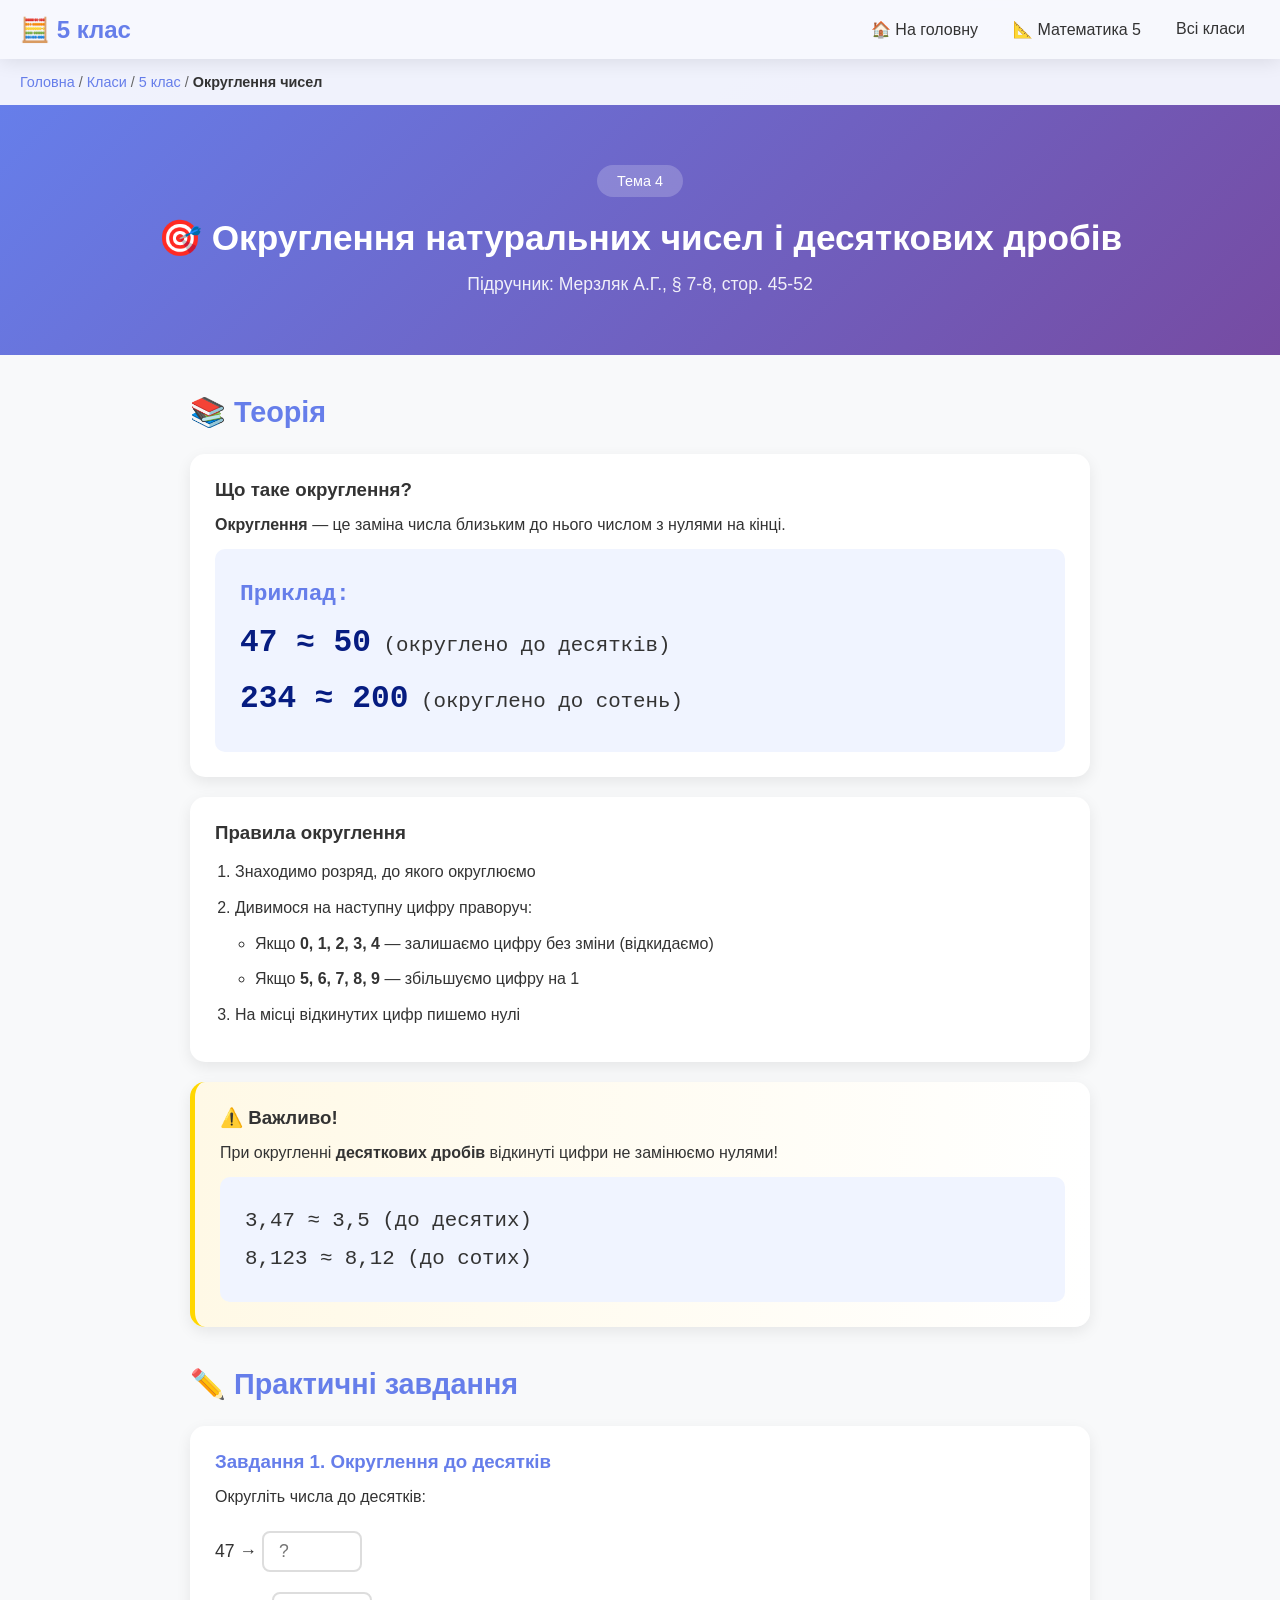
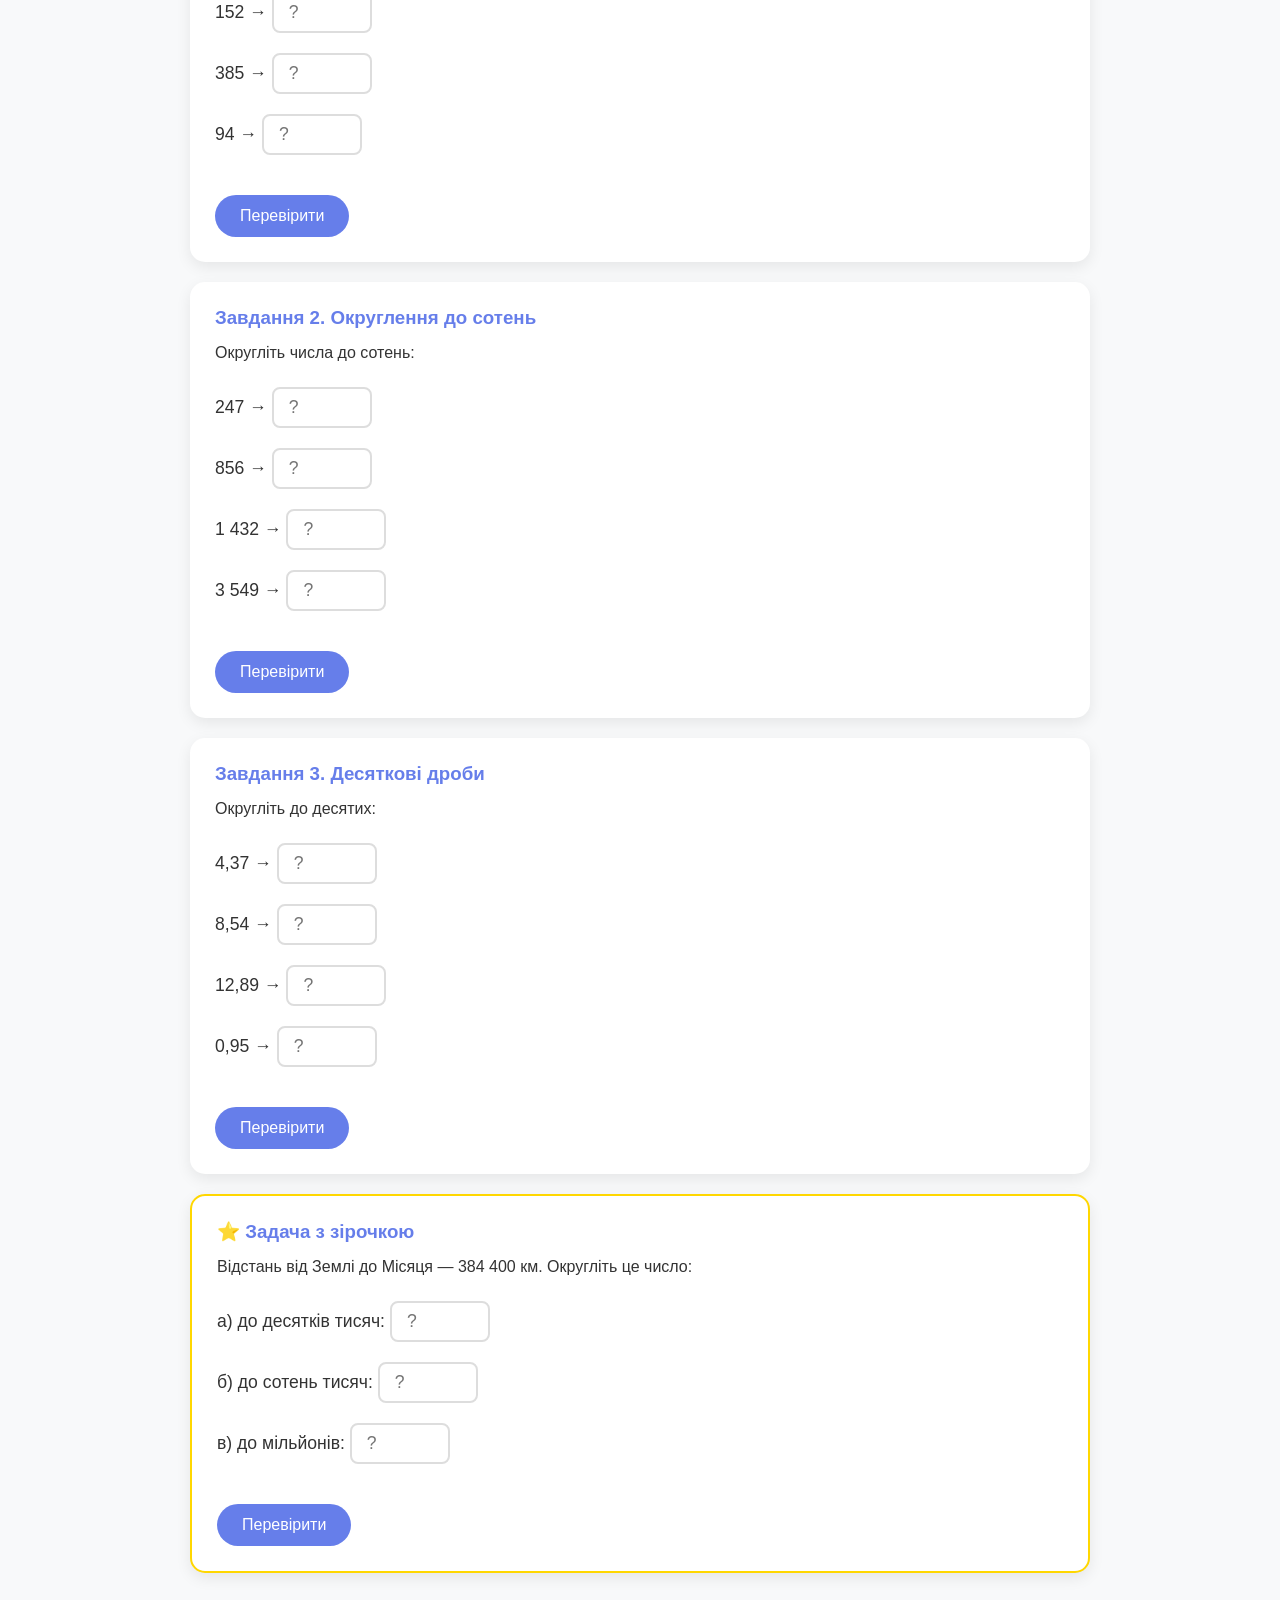
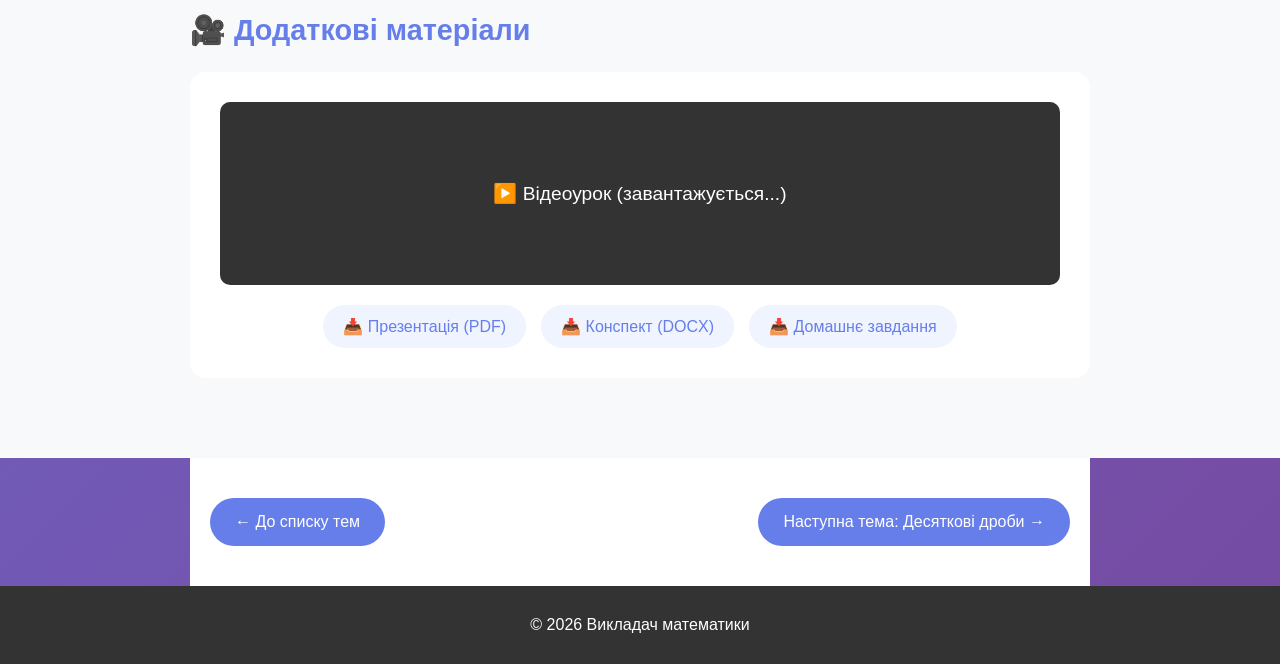
<file: classes/5-class/rounding.html>
<!DOCTYPE html>
<html lang="uk">
<head>
    <meta charset="UTF-8">
    <meta name="viewport" content="width=device-width, initial-scale=1.0">
    <title>Округлення чисел | 5 клас</title>
    <link rel="stylesheet" href="../../css/style.css">
</head>
<body>
    <nav class="main-menu">
        <div class="logo">🧮 5 клас</div>
        <ul class="menu-list">
            <li><a href="../../index.html">🏠 На головну</a></li>
            <li><a href="index.html">📐 Математика 5</a></li>
            <li><a href="../index.html">Всі класи</a></li>
        </ul>
        <div class="menu-toggle" onclick="toggleMenu()">☰</div>
    </nav>

    <!-- Хлібні крихти -->
    <div class="breadcrumbs">
        <a href="../../index.html">Головна</a> / 
        <a href="../index.html">Класи</a> / 
        <a href="index.html">5 клас</a> / 
        <span>Округлення чисел</span>
    </div>

    <!-- Заголовок теми -->
    <section class="lesson-header">
        <div class="lesson-badge">Тема 4</div>
        <h1>🎯 Округлення натуральних чисел і десяткових дробів</h1>
        <p class="lesson-subtitle">Підручник: Мерзляк А.Г., § 7-8, стор. 45-52</p>
    </section>

    <!-- Теорія -->
    <section class="lesson-content">
        <div class="content-wrapper">
            
            <!-- Блок теорії -->
            <article class="theory-block">
                <h2>📚 Теорія</h2>
                
                <div class="theory-card">
                    <h3>Що таке округлення?</h3>
                    <p><strong>Округлення</strong> — це заміна числа близьким до нього числом з нулями на кінці.</p>
                    
                    <div class="example-box">
                        <strong>Приклад:</strong><br>
                        <span class="big-number">47 ≈ 50</span> (округлено до десятків)<br>
                        <span class="big-number">234 ≈ 200</span> (округлено до сотень)
                    </div>
                </div>

                <div class="theory-card">
                    <h3>Правила округлення</h3>
                    <ol class="rules-list">
                        <li>Знаходимо розряд, до якого округлюємо</li>
                        <li>Дивимося на наступну цифру праворуч:
                            <ul>
                                <li>Якщо <strong>0, 1, 2, 3, 4</strong> — залишаємо цифру без зміни (відкидаємо)</li>
                                <li>Якщо <strong>5, 6, 7, 8, 9</strong> — збільшуємо цифру на 1</li>
                            </ul>
                        </li>
                        <li>На місці відкинутих цифр пишемо нулі</li>
                    </ol>
                </div>

                <div class="theory-card important">
                    <h3>⚠️ Важливо!</h3>
                    <p>При округленні <strong>десяткових дробів</strong> відкинуті цифри не замінюємо нулями!</p>
                    <div class="example-box">
                        3,47 ≈ 3,5 (до десятих)<br>
                        8,123 ≈ 8,12 (до сотих)
                    </div>
                </div>
            </article>

            <!-- Практика -->
            <article class="practice-block">
                <h2>✏️ Практичні завдання</h2>

                <div class="task-card">
                    <h3>Завдання 1. Округлення до десятків</h3>
                    <div class="task-content">
                        <p>Округліть числа до десятків:</p>
                        <ul class="task-list">
                            <li>47 → <input type="text" class="answer-input" placeholder="?"></li>
                            <li>152 → <input type="text" class="answer-input" placeholder="?"></li>
                            <li>385 → <input type="text" class="answer-input" placeholder="?"></li>
                            <li>94 → <input type="text" class="answer-input" placeholder="?"></li>
                        </ul>
                        <button class="check-btn" onclick="alert('Відповіді: 50, 150, 390, 90')">Перевірити</button>
                    </div>
                </div>

                <div class="task-card">
                    <h3>Завдання 2. Округлення до сотень</h3>
                    <div class="task-content">
                        <p>Округліть числа до сотень:</p>
                        <ul class="task-list">
                            <li>247 → <input type="text" class="answer-input" placeholder="?"></li>
                            <li>856 → <input type="text" class="answer-input" placeholder="?"></li>
                            <li>1 432 → <input type="text" class="answer-input" placeholder="?"></li>
                            <li>3 549 → <input type="text" class="answer-input" placeholder="?"></li>
                        </ul>
                        <button class="check-btn" onclick="alert('Відповіді: 200, 900, 1 400, 3 500')">Перевірити</button>
                    </div>
                </div>

                <div class="task-card">
                    <h3>Завдання 3. Десяткові дроби</h3>
                    <div class="task-content">
                        <p>Округліть до десятих:</p>
                        <ul class="task-list">
                            <li>4,37 → <input type="text" class="answer-input" placeholder="?"></li>
                            <li>8,54 → <input type="text" class="answer-input" placeholder="?"></li>
                            <li>12,89 → <input type="text" class="answer-input" placeholder="?"></li>
                            <li>0,95 → <input type="text" class="answer-input" placeholder="?"></li>
                        </ul>
                        <button class="check-btn" onclick="alert('Відповіді: 4,4; 8,5; 12,9; 1,0')">Перевірити</button>
                    </div>
                </div>

                <div class="task-card hard">
                    <h3>⭐ Задача з зірочкою</h3>
                    <div class="task-content">
                        <p>Відстань від Землі до Місяця — 384 400 км. Округліть це число:</p>
                        <ul class="task-list">
                            <li>а) до десятків тисяч: <input type="text" class="answer-input" placeholder="?"></li>
                            <li>б) до сотень тисяч: <input type="text" class="answer-input" placeholder="?"></li>
                            <li>в) до мільйонів: <input type="text" class="answer-input" placeholder="?"></li>
                        </ul>
                        <button class="check-btn" onclick="alert('Відповіді: 380 000; 400 000; 0')">Перевірити</button>
                    </div>
                </div>
            </article>

            <!-- Відео/презентація -->
            <article class="media-block">
                <h2>🎥 Додаткові матеріали</h2>
                <div class="media-placeholder">
                    <div class="video-placeholder">
                        <span>▶️ Відеоурок (завантажується...)</span>
                    </div>
                    <div class="download-links">
                        <a href="#" class="download-btn">📥 Презентація (PDF)</a>
                        <a href="#" class="download-btn">📥 Конспект (DOCX)</a>
                        <a href="#" class="download-btn">📥 Домашнє завдання</a>
                    </div>
                </div>
            </article>

        </div>
    </section>

    <!-- Навігація між темами -->
    <section class="lesson-navigation">
        <a href="index.html" class="nav-btn prev">← До списку тем</a>
        <a href="decimals.html" class="nav-btn next">Наступна тема: Десяткові дроби →</a>
    </section>

    <footer>
        <p>&copy; 2026 Викладач математики</p>
    </footer>

    <script>
        function toggleMenu() {
            document.querySelector('.menu-list').classList.toggle('active');
        }
    </script>
</body>
</html>
</file>
<file: css/style.css>
* {
    margin: 0;
    padding: 0;
    box-sizing: border-box;
}

body {
    font-family: 'Segoe UI', Tahoma, Geneva, Verdana, sans-serif;
    background: linear-gradient(135deg, #667eea 0%, #764ba2 100%);
    min-height: 100vh;
    color: #333;
}

/* ===== ГОЛОВНЕ МЕНЮ ===== */
.main-menu {
    background: rgba(255, 255, 255, 0.95);
    backdrop-filter: blur(10px);
    padding: 0 20px;
    display: flex;
    justify-content: space-between;
    align-items: center;
    box-shadow: 0 2px 20px rgba(0,0,0,0.1);
    position: sticky;
    top: 0;
    z-index: 1000;
}

.logo {
    font-size: 1.5em;
    font-weight: bold;
    color: #667eea;
    padding: 15px 0;
}

.menu-list {
    display: flex;
    list-style: none;
    gap: 5px;
}

.menu-list a {
    text-decoration: none;
    color: #333;
    padding: 20px 15px;
    display: block;
    transition: all 0.3s ease;
    border-radius: 5px;
    font-weight: 500;
}

.menu-list a:hover {
    background: #667eea;
    color: white;
}

.menu-list a.active {
    background: #667eea;
    color: white;
}

.menu-toggle {
    display: none;
    font-size: 1.5em;
    cursor: pointer;
    padding: 10px;
}

/* ===== ПРОФІЛЬ ВИКЛАДАЧА ===== */
.teacher-profile {
    padding: 60px 20px;
    background: rgba(255,255,255,0.1);
}

.profile-container {
    max-width: 1000px;
    margin: 0 auto;
    display: flex;
    align-items: center;
    gap: 40px;
    flex-wrap: wrap;
    justify-content: center;
}

.photo-placeholder {
    width: min(280px, 80vw);          /* не більше 280px або 80% ширини */
    height: min(350px, 100vw);
    border-radius: 20px;
    overflow: hidden;
    border: 3px solid rgba(255,255,255,0.4);
    box-shadow: 0 10px 30px rgba(0,0,0,0.25);
    margin: 0 auto;                   /* центрування */
}

.photo-placeholder img {
    width: 100%;
    height: 100%;
    object-fit: cover;
    object-position: center 20%;      /* трохи вище центру */
    transition: transform 0.3s ease;
}

.teacher-info {
    color: white;
    max-width: 500px;
}

.teacher-info h1 {
    font-size: 2.5em;
    margin-bottom: 10px;
    text-shadow: 2px 2px 4px rgba(0,0,0,0.3);
}

.position {
    font-size: 1.3em;
    opacity: 0.9;
    margin-bottom: 30px;
}

.quote {
    background: rgba(255,255,255,0.15);
    padding: 25px;
    border-radius: 15px;
    border-left: 5px solid #ffd700;
    backdrop-filter: blur(5px);
}

.quote blockquote {
    font-size: 1.3em;
    font-style: italic;
    line-height: 1.6;
    margin-bottom: 15px;
}

.quote cite {
    display: block;
    text-align: right;
    opacity: 0.8;
    font-size: 1.1em;
}

/* ===== ПУБЛІКАЦІЇ ===== */
.publications {
    background: white;
    padding: 60px 20px;
}

.publications h2 {
    text-align: center;
    font-size: 2em;
    color: #667eea;
    margin-bottom: 40px;
}

.pub-grid {
    max-width: 1000px;
    margin: 0 auto;
    display: grid;
    grid-template-columns: repeat(auto-fit, minmax(300px, 1fr));
    gap: 30px;
}

.pub-card {
    background: #f8f9fa;
    border-radius: 20px;
    padding: 30px;
    text-align: center;
    transition: transform 0.3s ease, box-shadow 0.3s ease;
    border: 2px solid transparent;
}

.pub-card:hover {
    transform: translateY(-10px);
    box-shadow: 0 20px 40px rgba(0,0,0,0.1);
    border-color: #667eea;
}

.pub-icon {
    font-size: 3em;
    margin-bottom: 15px;
}

.pub-card h3 {
    color: #333;
    margin-bottom: 10px;
    font-size: 1.3em;
}

.pub-meta {
    color: #667eea;
    font-weight: bold;
    margin-bottom: 15px;
    font-size: 0.9em;
}

.pub-desc {
    color: #666;
    line-height: 1.6;
    margin-bottom: 20px;
}

.pub-btn {
    display: inline-block;
    background: #667eea;
    color: white;
    padding: 12px 25px;
    border-radius: 25px;
    text-decoration: none;
    transition: background 0.3s ease;
}

.pub-btn:hover {
    background: #764ba2;
}

/* ===== ШВИДКІ ПОСИЛАННЯ ===== */
.quick-links {
    padding: 60px 20px;
    background: linear-gradient(135deg, #f5f7fa 0%, #c3cfe2 100%);
}

.quick-links h2 {
    text-align: center;
    font-size: 2em;
    color: #667eea;
    margin-bottom: 40px;
}

.links-grid {
    max-width: 800px;
    margin: 0 auto;
    display: grid;
    grid-template-columns: repeat(auto-fit, minmax(200px, 1fr));
    gap: 20px;
}

.quick-card {
    background: white;
    padding: 30px;
    border-radius: 15px;
    text-align: center;
    text-decoration: none;
    color: #333;
    transition: all 0.3s ease;
    box-shadow: 0 5px 15px rgba(0,0,0,0.1);
}

.quick-card:hover {
    transform: scale(1.05);
    box-shadow: 0 10px 30px rgba(0,0,0,0.2);
}

.quick-icon {
    display: block;
    font-size: 2.5em;
    margin-bottom: 10px;
}

/* ===== ФУТЕР ===== */
footer {
    text-align: center;
    padding: 30px;
    background: #333;
    color: white;
}

/* ===== АДАПТИВНІСТЬ ===== */
@media (max-width: 768px) {
    .menu-toggle {
        display: block;
    }
    
    .menu-list {
        position: absolute;
        top: 60px;
        left: 0;
        right: 0;
        background: white;
        flex-direction: column;
        display: none;
        box-shadow: 0 5px 20px rgba(0,0,0,0.1);
    }
    
    .menu-list.active {
        display: flex;
    }
    
    .menu-list a {
        padding: 15px 20px;
        border-bottom: 1px solid #eee;
    }
    
    .profile-container {
        flex-direction: column;
        text-align: center;
    }
    
    .teacher-info h1 {
        font-size: 1.8em;
    }
}
/* ===== СТИЛІ ДЛЯ ВНУТРІШНІХ СТОРІНОК ===== */
.page-content {
    padding: 80px 20px;
    min-height: 60vh;
}

.container {
    max-width: 800px;
    margin: 0 auto;
    text-align: center;
}

.page-content h1 {
    color: white;
    font-size: 2.5em;
    margin-bottom: 40px;
    text-shadow: 2px 2px 4px rgba(0,0,0,0.3);
}

.placeholder-content {
    background: white;
    padding: 50px;
    border-radius: 20px;
    box-shadow: 0 20px 60px rgba(0,0,0,0.2);
}

.placeholder-content p {
    font-size: 1.2em;
    color: #666;
    margin-bottom: 30px;
}

.coming-soon {
    display: inline-block;
    background: #667eea;
    color: white;
    padding: 15px 30px;
    border-radius: 30px;
    font-size: 1.1em;
}
/* ===== СТОРІНКА КУРСІВ ===== */

.page-header {
    text-align: center;
    padding: 60px 20px 40px;
    color: white;
}

.page-header h1 {
    font-size: 2.8em;
    margin-bottom: 15px;
    text-shadow: 2px 2px 4px rgba(0,0,0,0.3);
}

.page-header p {
    font-size: 1.3em;
    opacity: 0.9;
}

/* Секція курсів */
.courses-section {
    padding: 20px;
    background: white;
}

.courses-container {
    max-width: 1200px;
    margin: 0 auto;
    display: grid;
    grid-template-columns: repeat(auto-fit, minmax(350px, 1fr));
    gap: 30px;
}

/* Картка курсу */
.course-card {
    background: white;
    border-radius: 20px;
    overflow: hidden;
    box-shadow: 0 10px 30px rgba(0,0,0,0.1);
    transition: transform 0.3s ease, box-shadow 0.3s ease;
    display: flex;
    flex-direction: column;
}

.course-card:hover {
    transform: translateY(-10px);
    box-shadow: 0 20px 50px rgba(0,0,0,0.15);
}

/* Заголовок курсу з кольорами для класів */
.course-header {
    padding: 25px;
    color: white;
    position: relative;
}

.grade-5 { background: linear-gradient(135deg, #667eea 0%, #764ba2 100%); }
.grade-6 { background: linear-gradient(135deg, #f093fb 0%, #f5576c 100%); }
.grade-7 { background: linear-gradient(135deg, #4facfe 0%, #00f2fe 100%); }
.grade-7-geo { background: linear-gradient(135deg, #43e97b 0%, #38f9d7 100%); }
.grade-8 { background: linear-gradient(135deg, #fa709a 0%, #fee140 100%); }
.grade-9 { background: linear-gradient(135deg, #a8edea 0%, #fed6e3 100%); color: #333; }

.course-grade {
    display: inline-block;
    background: rgba(255,255,255,0.3);
    padding: 5px 15px;
    border-radius: 20px;
    font-size: 0.9em;
    margin-bottom: 10px;
}

.course-header h2 {
    font-size: 1.8em;
    margin: 0;
}

/* Тіло картки */
.course-body {
    padding: 25px;
    flex: 1;
    display: flex;
    flex-direction: column;
}

.course-desc {
    color: #666;
    line-height: 1.6;
    margin-bottom: 20px;
}

.course-topics {
    background: #f8f9fa;
    padding: 20px;
    border-radius: 10px;
    margin-bottom: 20px;
    flex: 1;
}

.course-topics h4 {
    color: #667eea;
    margin-bottom: 15px;
    font-size: 1.1em;
}

.course-topics ul {
    list-style: none;
}

.course-topics li {
    padding: 8px 0;
    padding-left: 20px;
    position: relative;
    color: #555;
}

.course-topics li:before {
    content: "✓";
    position: absolute;
    left: 0;
    color: #667eea;
    font-weight: bold;
}

/* Футер картки */
.course-footer {
    display: flex;
    justify-content: space-between;
    align-items: center;
    padding-top: 20px;
    border-top: 2px solid #f0f0f0;
}

.course-duration {
    color: #888;
    font-size: 0.95em;
}

.course-btn {
    background: #667eea;
    color: white;
    padding: 10px 20px;
    border-radius: 25px;
    text-decoration: none;
    font-size: 0.9em;
    transition: background 0.3s ease;
}

.course-btn:hover {
    background: #764ba2;
}

/* Додаткова інформація */
.courses-info {
    padding: 60px 20px;
    background: linear-gradient(135deg, #f5f7fa 0%, #c3cfe2 100%);
}

.info-container {
    max-width: 1000px;
    margin: 0 auto;
    text-align: center;
}

.info-container h3 {
    font-size: 2em;
    color: #667eea;
    margin-bottom: 40px;
}

.info-grid {
    display: grid;
    grid-template-columns: repeat(auto-fit, minmax(250px, 1fr));
    gap: 30px;
}

.info-item {
    background: white;
    padding: 30px;
    border-radius: 15px;
    box-shadow: 0 5px 20px rgba(0,0,0,0.1);
    transition: transform 0.3s ease;
}

.info-item:hover {
    transform: translateY(-5px);
}

.info-icon {
    font-size: 3em;
    display: block;
    margin-bottom: 15px;
}

.info-item h4 {
    color: #333;
    margin-bottom: 10px;
    font-size: 1.2em;
}

.info-item p {
    color: #666;
    line-height: 1.5;
}

/* Адаптивність */
@media (max-width: 768px) {
    .courses-container {
        grid-template-columns: 1fr;
    }
    
    .page-header h1 {
        font-size: 2em;
    }
    
    .course-footer {
        flex-direction: column;
        gap: 15px;
        text-align: center;
    }
}
/* ===== НАВІГАЦІЯ ===== */

.breadcrumbs {
    background: rgba(255,255,255,0.9);
    padding: 15px 20px;
    font-size: 0.9em;
    color: #666;
}

.breadcrumbs a {
    color: #667eea;
    text-decoration: none;
}

.breadcrumbs a:hover {
    text-decoration: underline;
}

.breadcrumbs span {
    color: #333;
    font-weight: bold;
}

/* ===== СТОРІНКА КЛАСУ ===== */

.class-header {
    text-align: center;
    padding: 60px 20px;
    color: white;
}

.grade-5-header {
    background: linear-gradient(135deg, #667eea 0%, #764ba2 100%);
}

.class-header h1 {
    font-size: 2.5em;
    margin-bottom: 15px;
}

.topics-section {
    padding: 60px 20px;
    background: white;
}

.topics-section h2 {
    text-align: center;
    color: #667eea;
    font-size: 2em;
    margin-bottom: 40px;
}

.topics-grid {
    max-width: 1200px;
    margin: 0 auto;
    display: grid;
    grid-template-columns: repeat(auto-fit, minmax(280px, 1fr));
    gap: 25px;
}

.topic-card {
    background: #f8f9fa;
    border-radius: 15px;
    padding: 25px;
    position: relative;
    transition: all 0.3s ease;
    border: 2px solid transparent;
}

.topic-card:hover {
    transform: translateY(-5px);
    box-shadow: 0 10px 30px rgba(0,0,0,0.1);
}

.topic-card.active-topic {
    border-color: #667eea;
    background: linear-gradient(135deg, #f8f9fa 0%, #e8eaff 100%);
}

.topic-number {
    position: absolute;
    top: -10px;
    left: 20px;
    background: #667eea;
    color: white;
    width: 40px;
    height: 40px;
    border-radius: 50%;
    display: flex;
    align-items: center;
    justify-content: center;
    font-weight: bold;
}

.topic-card h3 {
    margin-top: 20px;
    margin-bottom: 15px;
    color: #333;
}

.topic-list {
    list-style: none;
    margin-bottom: 20px;
}

.topic-list li {
    padding: 5px 0;
    color: #666;
    font-size: 0.95em;
    padding-left: 15px;
    position: relative;
}

.topic-list li:before {
    content: "•";
    color: #667eea;
    position: absolute;
    left: 0;
}

.topic-btn {
    display: inline-block;
    background: #667eea;
    color: white;
    padding: 10px 20px;
    border-radius: 20px;
    text-decoration: none;
    font-size: 0.9em;
    transition: background 0.3s ease;
}

.topic-btn:hover {
    background: #764ba2;
}

/* Ресурси */
.resources-section {
    padding: 60px 20px;
    background: linear-gradient(135deg, #f5f7fa 0%, #c3cfe2 100%);
}

.resources-section h2 {
    text-align: center;
    color: #667eea;
    margin-bottom: 40px;
}

.resources-grid {
    max-width: 800px;
    margin: 0 auto;
    display: grid;
    grid-template-columns: repeat(auto-fit, minmax(150px, 1fr));
    gap: 20px;
}

.resource-card {
    background: white;
    padding: 25px;
    border-radius: 15px;
    text-align: center;
    text-decoration: none;
    color: #333;
    transition: all 0.3s ease;
    box-shadow: 0 5px 15px rgba(0,0,0,0.1);
}

.resource-card:hover {
    transform: scale(1.05);
    box-shadow: 0 10px 30px rgba(0,0,0,0.15);
}

.res-icon {
    display: block;
    font-size: 2.5em;
    margin-bottom: 10px;
}

/* ===== СТОРІНКА УРОКУ ===== */

.lesson-header {
    text-align: center;
    padding: 60px 20px;
    background: linear-gradient(135deg, #667eea 0%, #764ba2 100%);
    color: white;
}

.lesson-badge {
    display: inline-block;
    background: rgba(255,255,255,0.2);
    padding: 8px 20px;
    border-radius: 20px;
    margin-bottom: 20px;
    font-size: 0.9em;
}

.lesson-header h1 {
    font-size: 2.2em;
    margin-bottom: 15px;
}

.lesson-subtitle {
    opacity: 0.9;
    font-size: 1.1em;
}

.lesson-content {
    padding: 40px 20px;
    background: #f8f9fa;
}

.content-wrapper {
    max-width: 900px;
    margin: 0 auto;
}

.theory-block, .practice-block, .media-block {
    margin-bottom: 40px;
}

.theory-block h2, .practice-block h2, .media-block h2 {
    color: #667eea;
    margin-bottom: 25px;
    font-size: 1.8em;
}

.theory-card {
    background: white;
    padding: 25px;
    border-radius: 15px;
    margin-bottom: 20px;
    box-shadow: 0 5px 15px rgba(0,0,0,0.08);
}

.theory-card.important {
    border-left: 5px solid #ffd700;
    background: linear-gradient(90deg, #fff9e6 0%, white 100%);
}

.theory-card h3 {
    color: #333;
    margin-bottom: 15px;
}

.rules-list {
    padding-left: 20px;
}

.rules-list li {
    margin-bottom: 10px;
    line-height: 1.6;
}

.rules-list ul {
    margin-top: 10px;
    margin-left: 20px;
}

.example-box {
    background: #f0f4ff;
    padding: 20px;
    border-radius: 10px;
    margin-top: 15px;
    font-family: 'Courier New', monospace;
}

.example-box.math pre {
    margin: 0;
    font-size: 1.2em;
    line-height: 1.6;
}

/* Завдання */
.task-card {
    background: white;
    border-radius: 15px;
    padding: 25px;
    margin-bottom: 20px;
    box-shadow: 0 5px 15px rgba(0,0,0,0.08);
}

.task-card.hard {
    border: 2px solid #ffd700;
}

.task-card h3 {
    color: #667eea;
    margin-bottom: 15px;
}

.task-list {
    list-style: none;
    margin: 15px 0;
}

.task-list li {
    padding: 10px 0;
    font-size: 1.1em;
}

.answer-input {
    border: 2px solid #ddd;
    border-radius: 8px;
    padding: 8px 15px;
    width: 100px;
    font-size: 1em;
    transition: border-color 0.3s ease;
}

.answer-input:focus {
    border-color: #667eea;
    outline: none;
}

.check-btn {
    background: #667eea;
    color: white;
    border: none;
    padding: 12px 25px;
    border-radius: 25px;
    cursor: pointer;
    font-size: 1em;
    margin-top: 15px;
    transition: background 0.3s ease;
}

.check-btn:hover {
    background: #764ba2;
}

/* Медіа */
.media-placeholder {
    background: white;
    padding: 30px;
    border-radius: 15px;
    text-align: center;
}

.video-placeholder {
    background: #333;
    color: white;
    padding: 80px 20px;
    border-radius: 10px;
    margin-bottom: 20px;
    font-size: 1.2em;
}

.download-links {
    display: flex;
    gap: 15px;
    flex-wrap: wrap;
    justify-content: center;
}

.download-btn {
    background: #f0f4ff;
    color: #667eea;
    padding: 12px 20px;
    border-radius: 25px;
    text-decoration: none;
    transition: all 0.3s ease;
}

.download-btn:hover {
    background: #667eea;
    color: white;
}

/* Навігація уроку */
.lesson-navigation {
    display: flex;
    justify-content: space-between;
    padding: 40px 20px;
    background: white;
    max-width: 900px;
    margin: 0 auto;
}

.nav-btn {
    background: #667eea;
    color: white;
    padding: 15px 25px;
    border-radius: 30px;
    text-decoration: none;
    transition: all 0.3s ease;
}

.nav-btn:hover {
    background: #764ba2;
    transform: translateX(5px);
}

.nav-btn.prev:hover {
    transform: translateX(-5px);
}
.example-box {
    background: #f0f4ff;
    padding: 25px;                    /* збільшено з 20px */
    border-radius: 10px;
    margin-top: 15px;
    font-family: 'Courier New', monospace;
    font-size: 1.3em;                 /* збільшений шрифт */
    line-height: 1.8;                 /* більший міжрядковий інтервал */
}

.example-box strong {
    font-size: 1.1em;                 /* ще трохи більше для заголовка */
    color: #667eea;
}
.example-box .big-number {
    font-size: 1.5em;
    font-weight: bold;
    color: #061c81;
}

.column-calculations{
    font-size: 1.5em;
}
</file>
